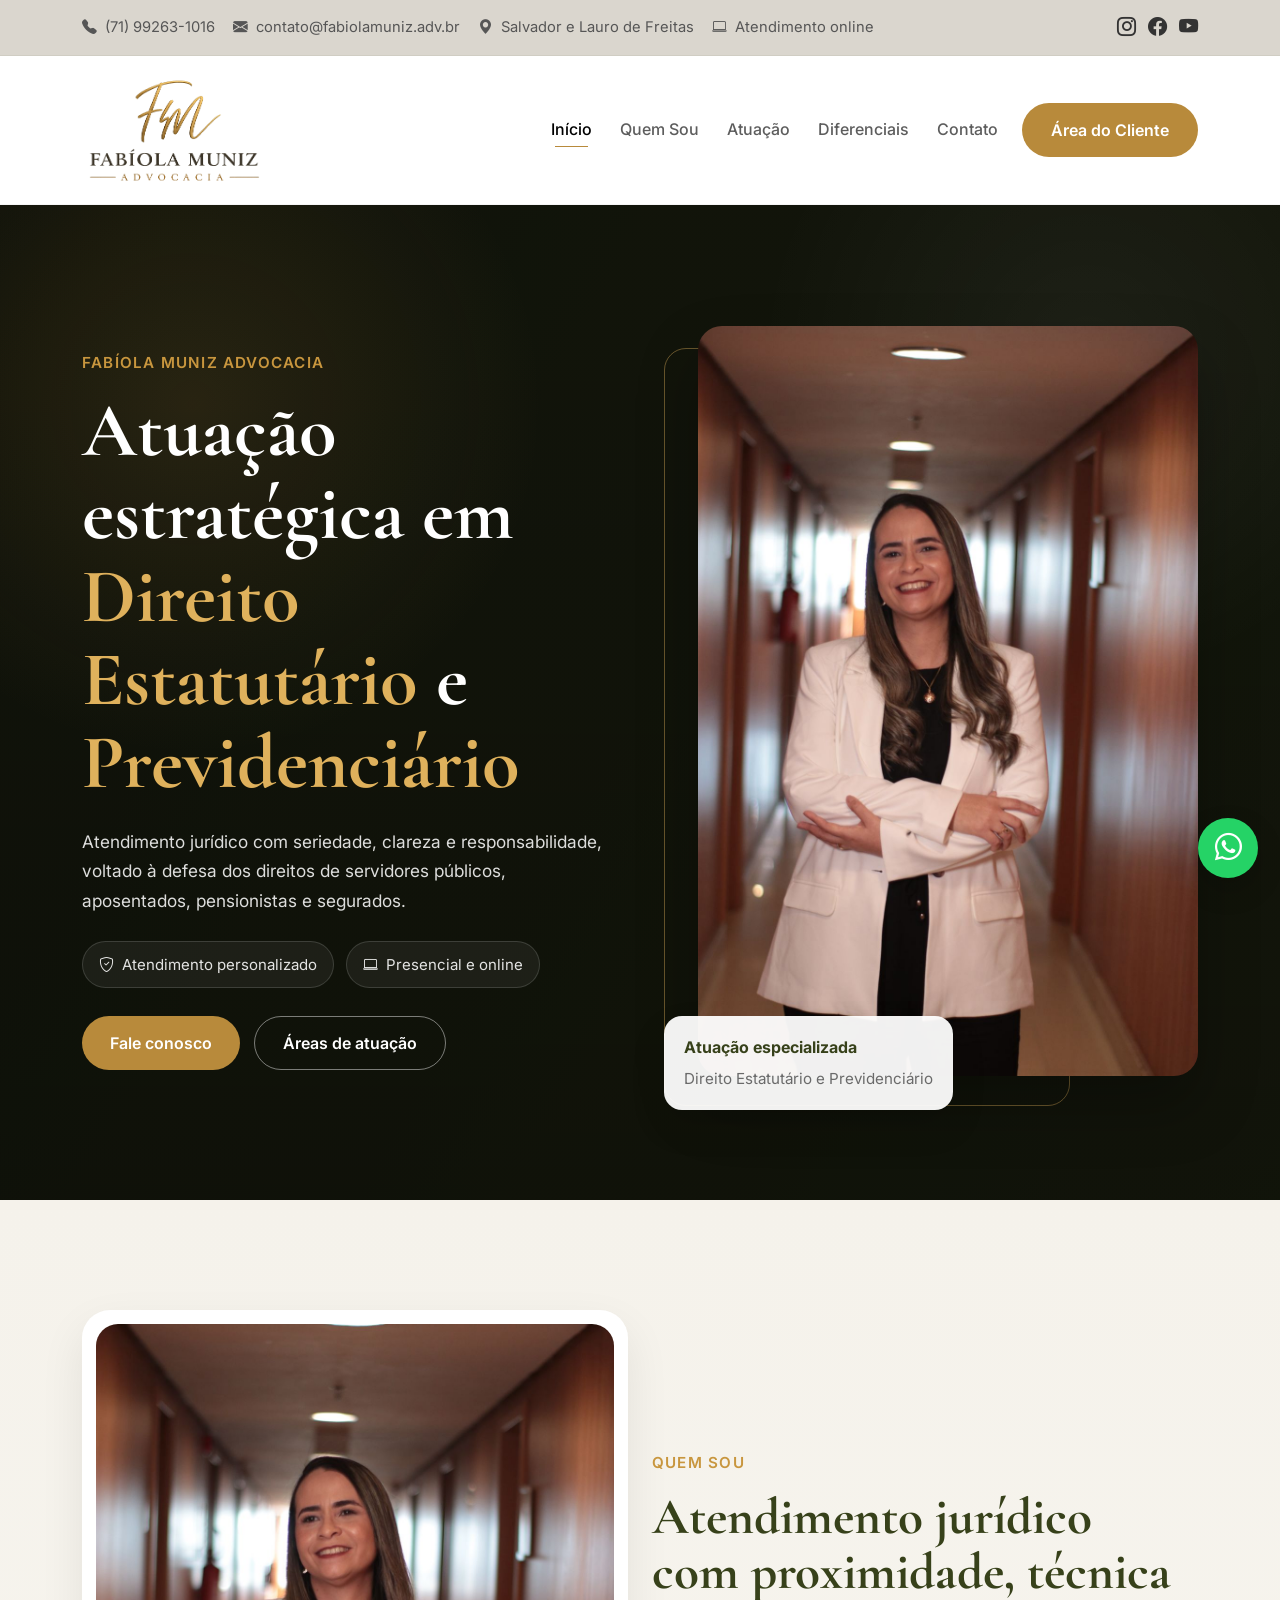
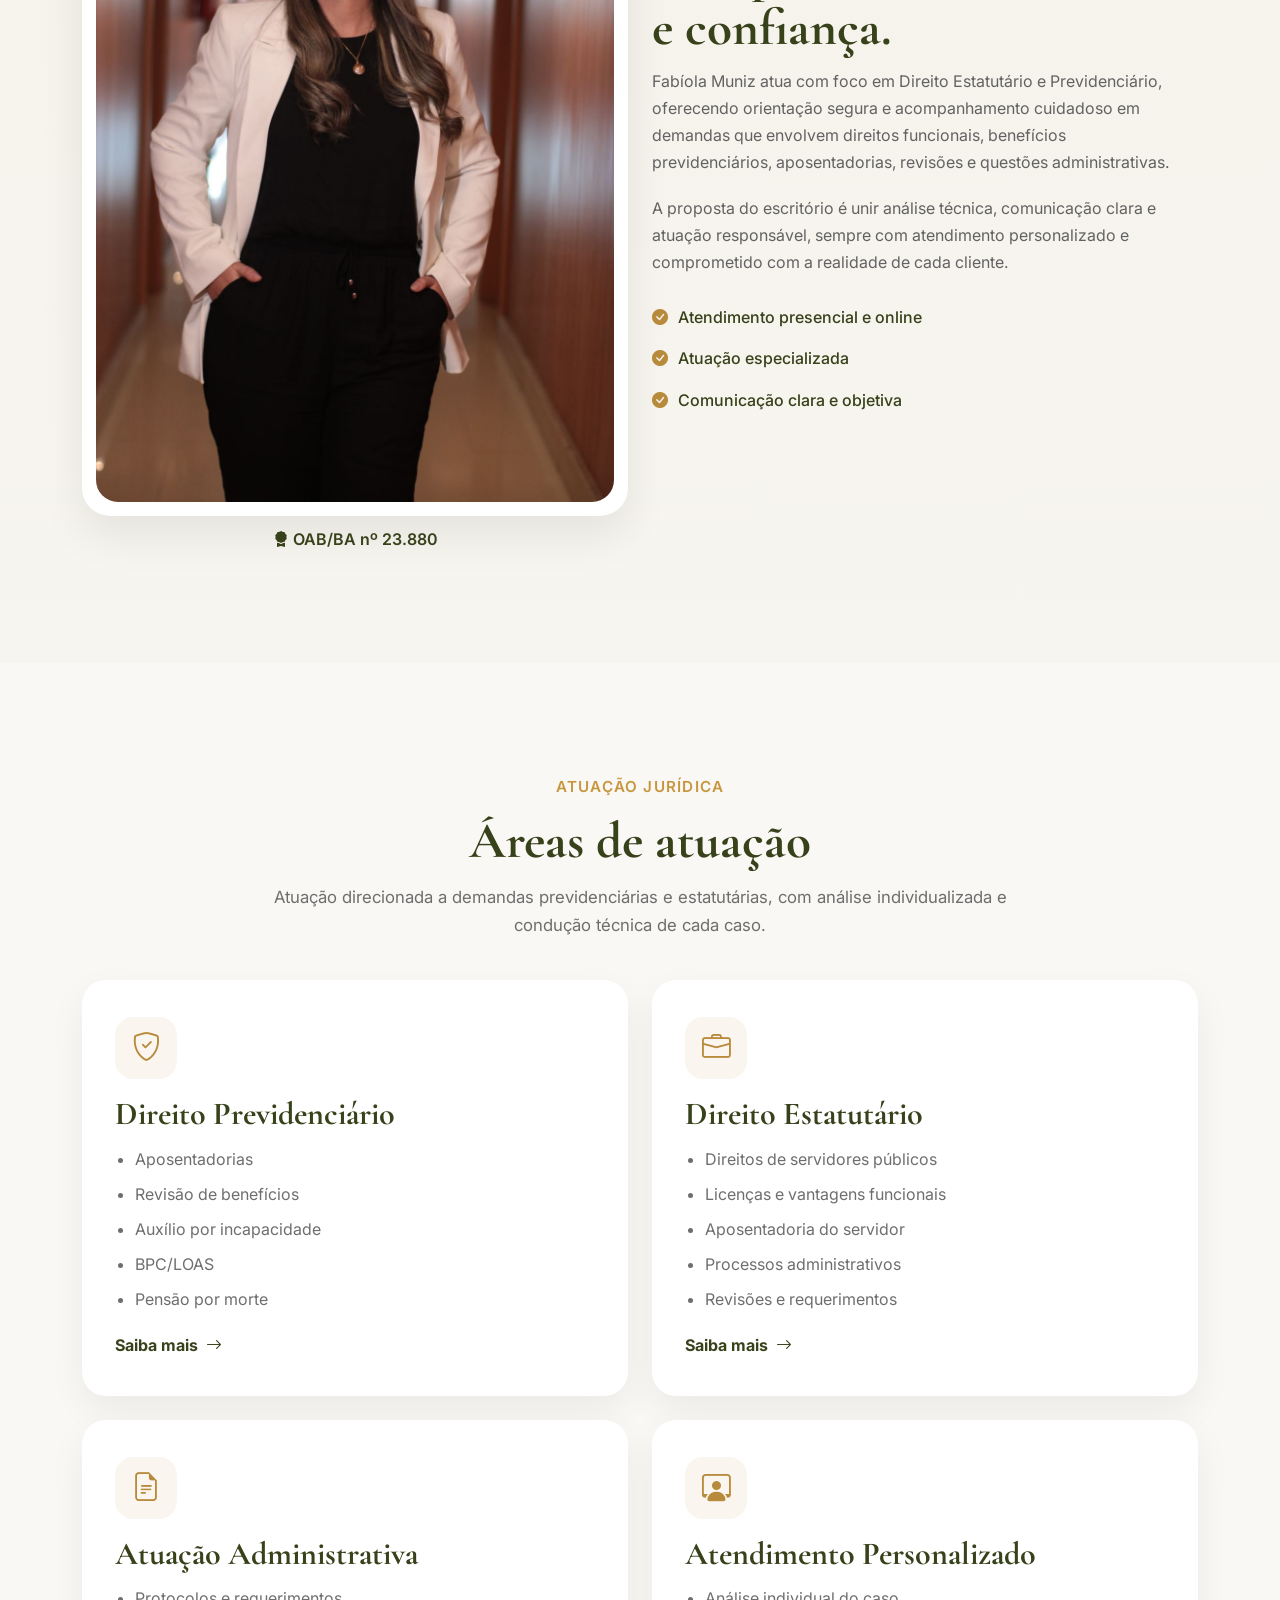
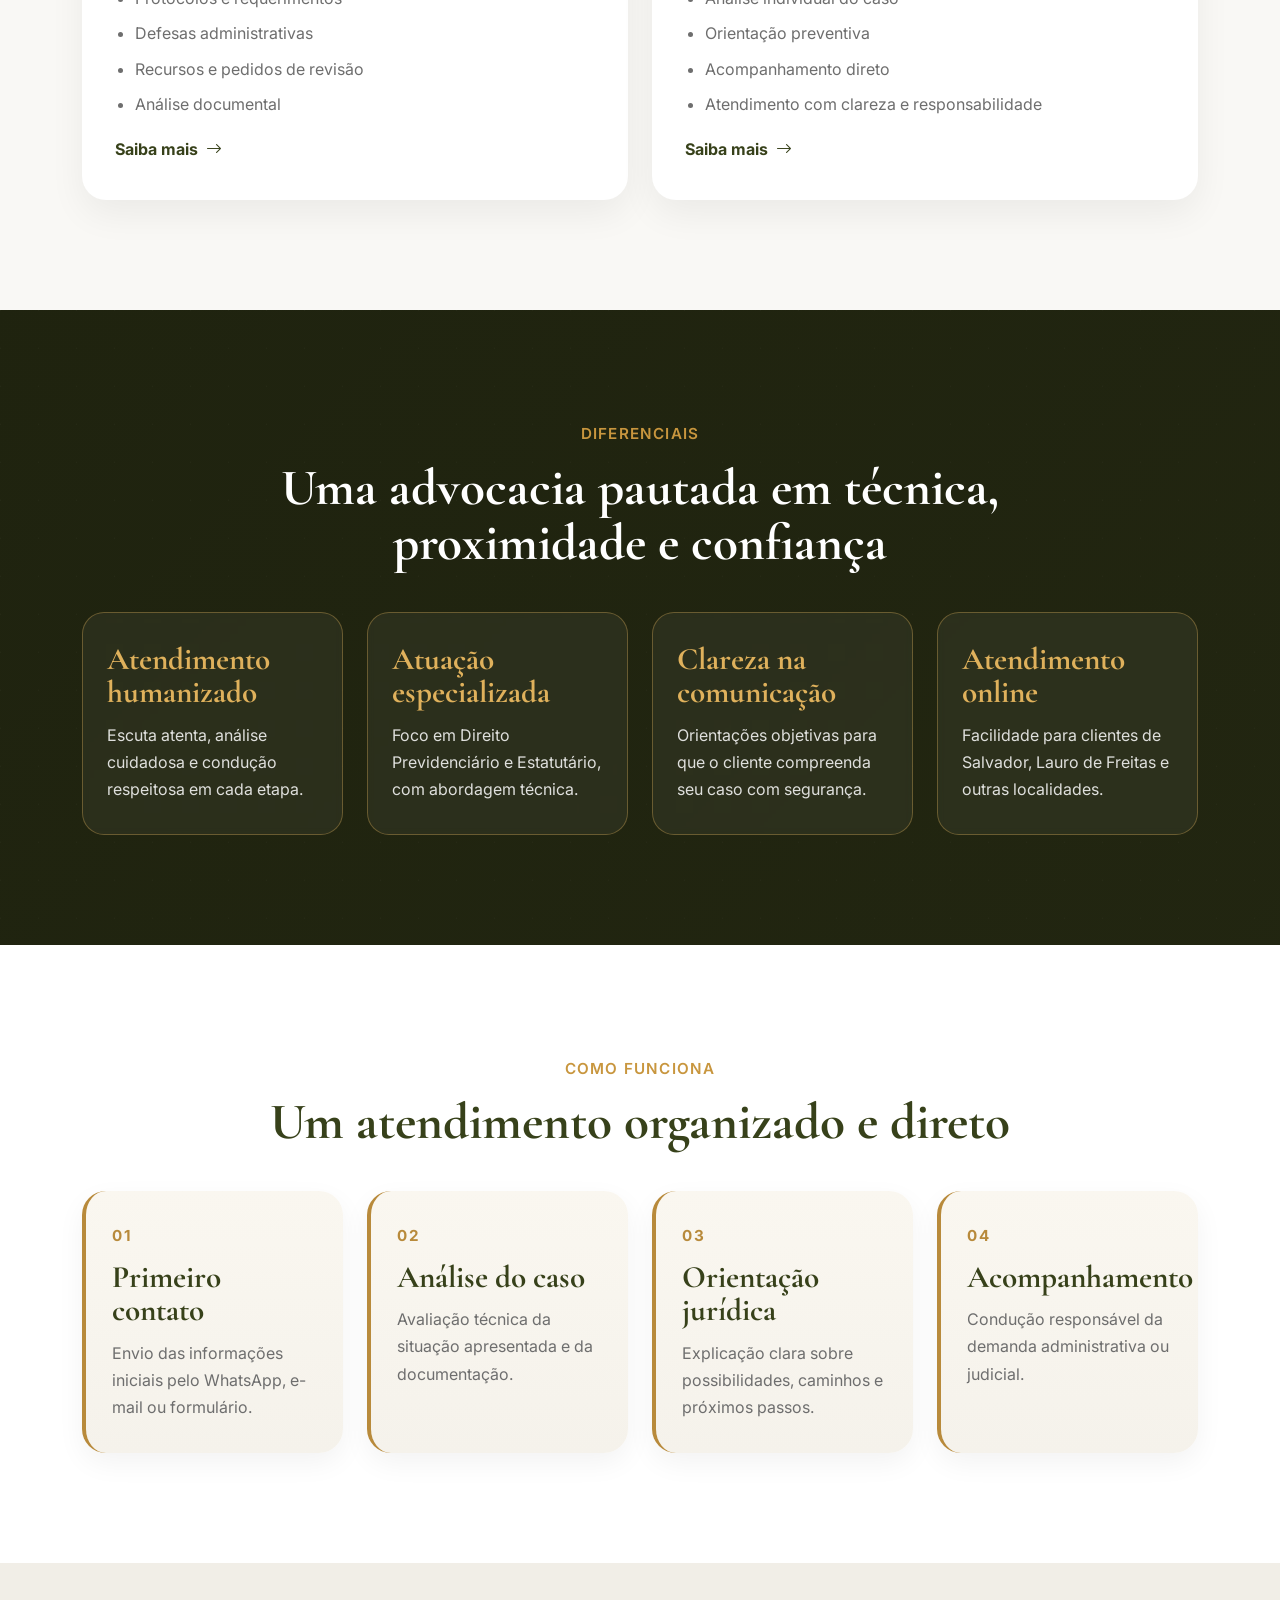
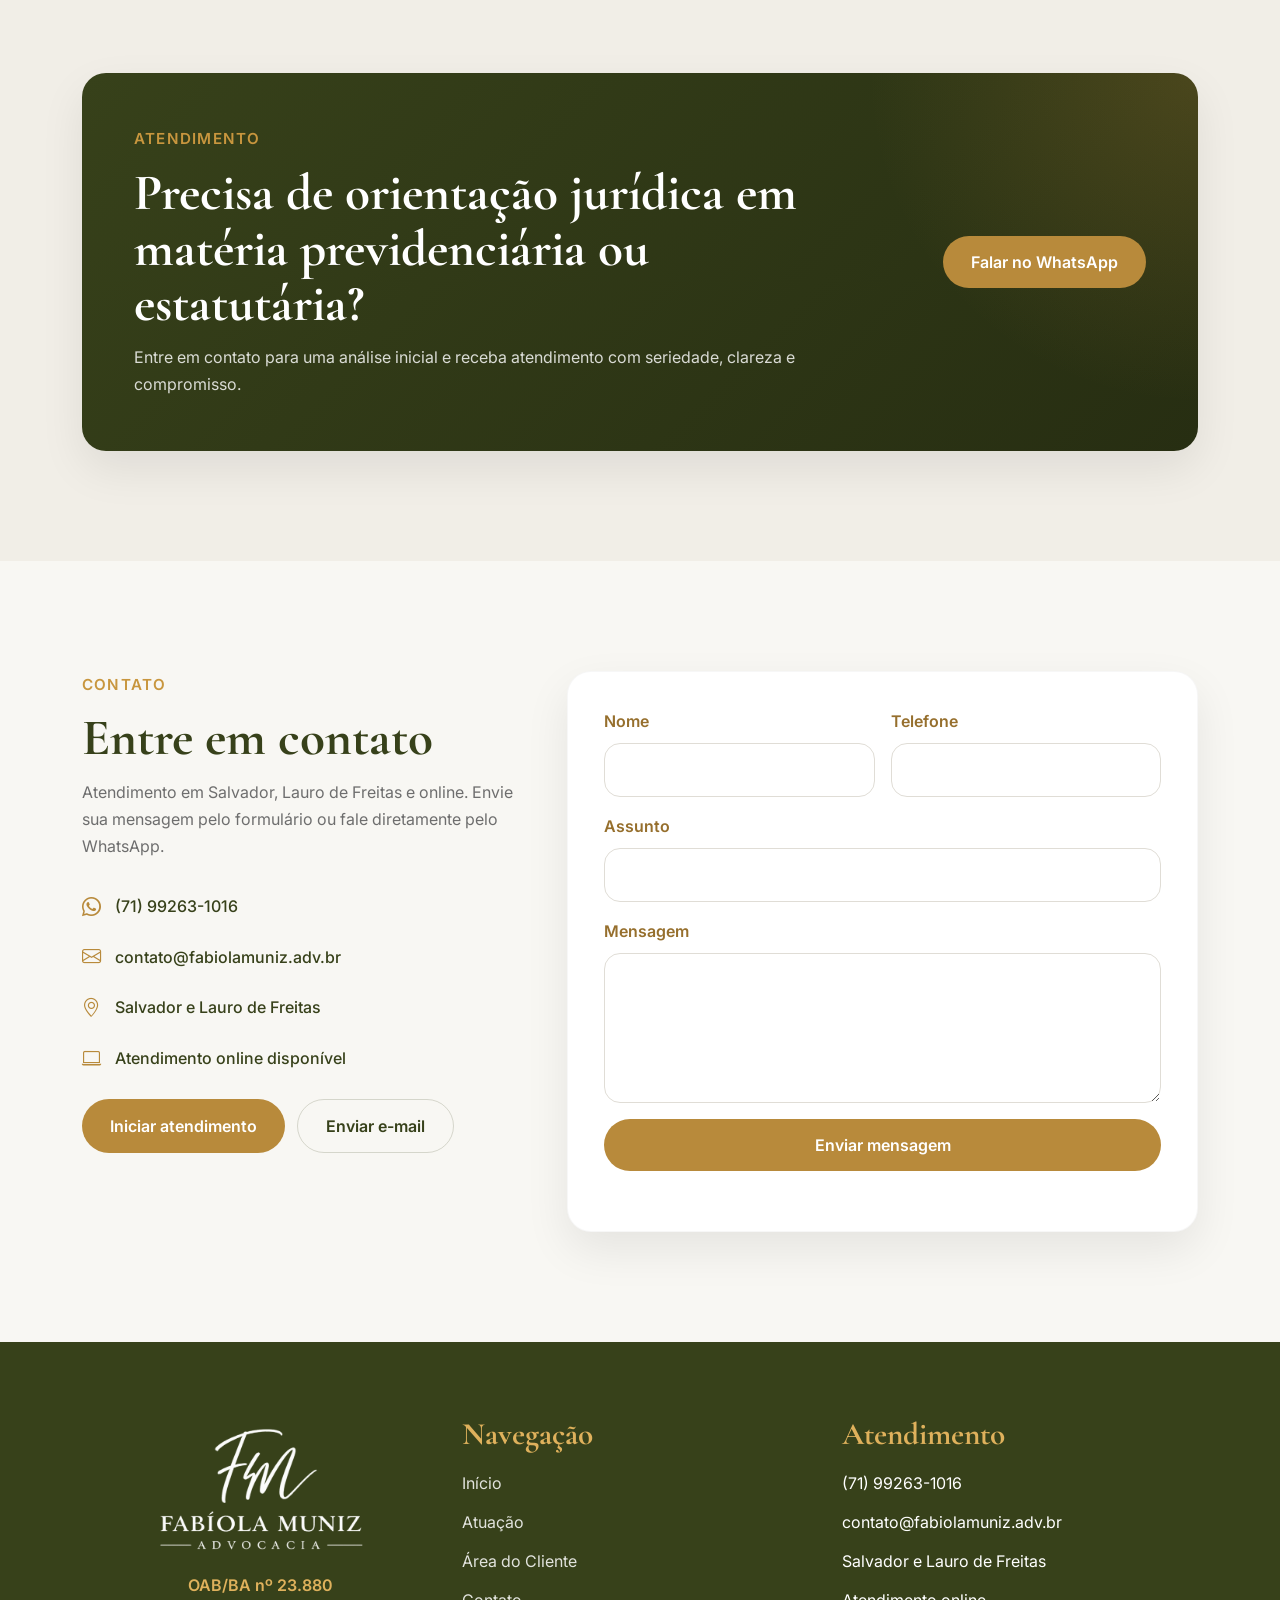
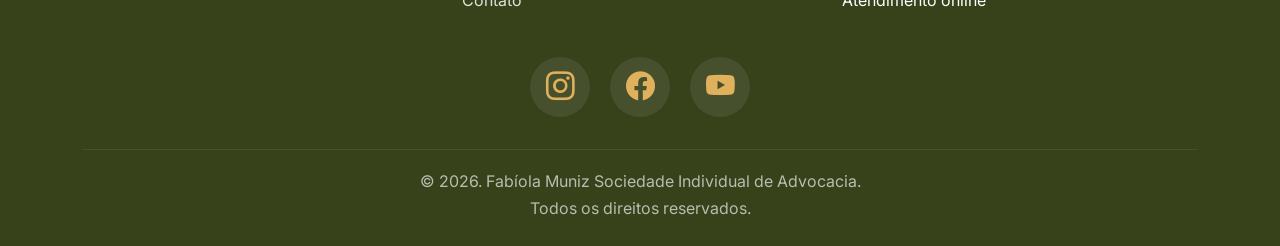
<file: frontend/index.html>
<!DOCTYPE html>
<html lang="pt-BR">
<head>
  <meta charset="UTF-8" />
  <meta name="viewport" content="width=device-width, initial-scale=1.0" />
  
  <title>Fabíola Muniz | Advocacia Previdenciária e Estatutária</title>
  
  <meta name="description" content="Fabíola Muniz - Advocacia especializada em Direito Estatutário e Previdenciário. Atendimento em Salvador, Lauro de Freitas e online." />
  <meta name="keywords" content="advogada, direito previdenciário, direito estatutário, servidor público, aposentadoria, Salvador, Lauro de Freitas" />
  <meta name="author" content="Fabíola Muniz" />

  <link rel="icon" href="./assets/img/favicon_fm.png" type="image/png">

  <link rel="preconnect" href="https://fonts.googleapis.com" />
  <link rel="preconnect" href="https://fonts.gstatic.com" crossorigin />
  <link href="https://fonts.googleapis.com/css2?family=Cormorant+Garamond:wght@500;600;700&family=Inter:wght@300;400;500;600;700&display=swap" rel="stylesheet" />

  <link href="https://cdn.jsdelivr.net/npm/bootstrap@5.3.3/dist/css/bootstrap.min.css" rel="stylesheet" />
  <link rel="stylesheet" href="https://cdn.jsdelivr.net/npm/bootstrap-icons@1.11.3/font/bootstrap-icons.min.css" />
  <link rel="stylesheet" href="./assets/css/index.css" />
</head>
<body data-base="./" data-page="home">

  <div id="site-header"></div>

  <section class="hero-section">
    <div class="hero-overlay"></div>
    <div class="container position-relative">
      <div class="row align-items-center g-5">
        <div class="col-lg-6">
          <div class="hero-text reveal reveal-up">
            <span class="section-kicker">Fabíola Muniz Advocacia</span>
            <h1>
              Atuação estratégica em
              <span>Direito Estatutário</span>
              e <span>Previdenciário</span>
            </h1>
            <p>
              Atendimento jurídico com seriedade, clareza e responsabilidade,
              voltado à defesa dos direitos de servidores públicos, aposentados,
              pensionistas e segurados.
            </p>

            <div class="hero-badges">
              <span><i class="bi bi-shield-check"></i> Atendimento personalizado</span>
              <span><i class="bi bi-laptop"></i> Presencial e online</span>
            </div>

            <div class="hero-buttons">
              <a href="https://wa.me/5571992631016" target="_blank" rel="noopener noreferrer" class="btn btn-gold">
                Fale conosco
              </a>
              <a href="#areas" class="btn btn-outline-light-custom">
                Áreas de atuação
              </a>
            </div>
          </div>
        </div>

        <div class="col-lg-6">
          <div class="hero-image-wrap reveal reveal-right">
            <img src="./assets/img/fabiola-hero.jpg" alt="Advogada Fabíola Muniz" class="hero-image" />
            <div class="hero-card">
              <strong>Atuação especializada</strong>
              <span>Direito Estatutário e Previdenciário</span>
            </div>
          </div>
        </div>
      </div>
    </div>
  </section>

  <section class="section about-section" id="sobre">
    <div class="container">
      <div class="row align-items-center g-4">

        <div class="col-lg-6">
          <div class="about-image-card reveal reveal-left">
            <img src="./assets/img/fabiola-sobre.jpg" alt="Fabíola Muniz" class="about-image" />
          </div>
          <div class="oab-center">
            <i class="bi bi-award-fill"></i> OAB/BA nº 23.880
          </div>
        </div>
        <div class="col-lg-6">
          <div class="about-box reveal reveal-up">
            <span class="section-kicker">Quem Sou</span>
            <h2>Atendimento jurídico com proximidade, técnica e confiança.</h2>
            <p>
              Fabíola Muniz atua com foco em Direito Estatutário e Previdenciário,
              oferecendo orientação segura e acompanhamento cuidadoso em demandas
              que envolvem direitos funcionais, benefícios previdenciários,
              aposentadorias, revisões e questões administrativas.
            </p>
            <p>
              A proposta do escritório é unir análise técnica, comunicação clara
              e atuação responsável, sempre com atendimento personalizado e
              comprometido com a realidade de cada cliente.
            </p>

            <div class="about-highlights">
              <div class="highlight-item">
                <i class="bi bi-check-circle-fill"></i>
                <span>Atendimento presencial e online</span>
              </div>
              <div class="highlight-item">
                <i class="bi bi-check-circle-fill"></i>
                <span>Atuação especializada</span>
              </div>
              <div class="highlight-item">
                <i class="bi bi-check-circle-fill"></i>
                <span>Comunicação clara e objetiva</span>
              </div>
              
            </div>
          </div>
        </div>

        
      </div>
    </div>
  </section>

  <section class="section areas-section" id="areas">
    <div class="container">
      <div class="section-heading text-center reveal reveal-up">
        <span class="section-kicker">Atuação Jurídica</span>
        <h2>Áreas de atuação</h2>
        <p>
          Atuação direcionada a demandas previdenciárias e estatutárias, com
          análise individualizada e condução técnica de cada caso.
        </p>
      </div>

      <div class="row g-4 mt-2">
        <div class="col-md-6">
          <div class="area-card reveal reveal-up">
            <div class="area-icon"><i class="bi bi-shield-check"></i></div>
            <h3>Direito Previdenciário</h3>
            <ul>
              <li>Aposentadorias</li>
              <li>Revisão de benefícios</li>
              <li>Auxílio por incapacidade</li>
              <li>BPC/LOAS</li>
              <li>Pensão por morte</li>
            </ul>
            <a class="area-link" href="./public/direito-previdenciario.html">Saiba mais <i class="bi bi-arrow-right"></i></a>
          </div>
        </div>

        <div class="col-md-6">
          <div class="area-card reveal reveal-up delay-1">
            <div class="area-icon"><i class="bi bi-briefcase"></i></div>
            <h3>Direito Estatutário</h3>
            <ul>
              <li>Direitos de servidores públicos</li>
              <li>Licenças e vantagens funcionais</li>
              <li>Aposentadoria do servidor</li>
              <li>Processos administrativos</li>
              <li>Revisões e requerimentos</li>
            </ul>
            <a class="area-link" href="./public/direito-estatutario.html">Saiba mais <i class="bi bi-arrow-right"></i></a>
          </div>
        </div>

        <div class="col-md-6">
          <div class="area-card reveal reveal-up delay-2">
            <div class="area-icon"><i class="bi bi-file-earmark-text"></i></div>
            <h3>Atuação Administrativa</h3>
            <ul>
              <li>Protocolos e requerimentos</li>
              <li>Defesas administrativas</li>
              <li>Recursos e pedidos de revisão</li>
              <li>Análise documental</li>
            </ul>
            <a class="area-link" href="./public/atuacao-administrativa.html">Saiba mais <i class="bi bi-arrow-right"></i></a>
          </div>
        </div>

        <div class="col-md-6">
          <div class="area-card reveal reveal-up delay-3">
            <div class="area-icon"><i class="bi bi-person-workspace"></i></div>
            <h3>Atendimento Personalizado</h3>
            <ul>
              <li>Análise individual do caso</li>
              <li>Orientação preventiva</li>
              <li>Acompanhamento direto</li>
              <li>Atendimento com clareza e responsabilidade</li>
            </ul>
            <a class="area-link" href="./public/atendimento-personalizado.html">Saiba mais <i class="bi bi-arrow-right"></i></a>
          </div>
        </div>
      </div>
    </div>
  </section>

  <section class="section diferencial-section" id="diferenciais">
    <div class="diferencial-overlay"></div>
    <div class="container position-relative">
      <div class="section-heading section-heading-light text-center reveal reveal-up">
        <span class="section-kicker">Diferenciais</span>
        <h2>Uma advocacia pautada em técnica, proximidade e confiança</h2>
      </div>

      <div class="row g-4 mt-3">
        <div class="col-md-6 col-lg-3">
          <div class="diferencial-card reveal reveal-up">
            <h3>Atendimento humanizado</h3>
            <p>Escuta atenta, análise cuidadosa e condução respeitosa em cada etapa.</p>
          </div>
        </div>

        <div class="col-md-6 col-lg-3">
          <div class="diferencial-card reveal reveal-up delay-1">
            <h3>Atuação especializada</h3>
            <p>Foco em Direito Previdenciário e Estatutário, com abordagem técnica.</p>
          </div>
        </div>

        <div class="col-md-6 col-lg-3">
          <div class="diferencial-card reveal reveal-up delay-2">
            <h3>Clareza na comunicação</h3>
            <p>Orientações objetivas para que o cliente compreenda seu caso com segurança.</p>
          </div>
        </div>

        <div class="col-md-6 col-lg-3">
          <div class="diferencial-card reveal reveal-up delay-3">
            <h3>Atendimento online</h3>
            <p>Facilidade para clientes de Salvador, Lauro de Freitas e outras localidades.</p>
          </div>
        </div>
      </div>
    </div>
  </section>

  <section class="section process-section">
    <div class="container">
      <div class="section-heading text-center reveal reveal-up">
        <span class="section-kicker">Como Funciona</span>
        <h2>Um atendimento organizado e direto</h2>
      </div>

      <div class="row g-4 mt-3">
        <div class="col-md-6 col-lg-3">
          <div class="process-card reveal reveal-up">
            <div class="process-number">01</div>
            <h3>Primeiro contato</h3>
            <p>Envio das informações iniciais pelo WhatsApp, e-mail ou formulário.</p>
          </div>
        </div>

        <div class="col-md-6 col-lg-3">
          <div class="process-card reveal reveal-up delay-1">
            <div class="process-number">02</div>
            <h3>Análise do caso</h3>
            <p>Avaliação técnica da situação apresentada e da documentação.</p>
          </div>
        </div>

        <div class="col-md-6 col-lg-3">
          <div class="process-card reveal reveal-up delay-2">
            <div class="process-number">03</div>
            <h3>Orientação jurídica</h3>
            <p>Explicação clara sobre possibilidades, caminhos e próximos passos.</p>
          </div>
        </div>

        <div class="col-md-6 col-lg-3">
          <div class="process-card reveal reveal-up delay-3">
            <div class="process-number">04</div>
            <h3>Acompanhamento</h3>
            <p>Condução responsável da demanda administrativa ou judicial.</p>
          </div>
        </div>
      </div>
    </div>
  </section>

  <section class="section cta-section">
    <div class="container">
      <div class="cta-box reveal reveal-up">
        <div class="row align-items-center g-4">
          <div class="col-lg-8">
            <span class="section-kicker">Atendimento</span>
            <h2>Precisa de orientação jurídica em matéria previdenciária ou estatutária?</h2>
            <p>
              Entre em contato para uma análise inicial e receba atendimento com
              seriedade, clareza e compromisso.
            </p>
          </div>
          <div class="col-lg-4 text-lg-end">
            <a href="https://wa.me/5571992631016" target="_blank" rel="noopener noreferrer" class="btn btn-gold">
              Falar no WhatsApp
            </a>
          </div>
        </div>
      </div>
    </div>
  </section>

  <section class="section contact-section" id="contato">
    <div class="container">
      <div class="row g-5 align-items-start">
        <div class="col-lg-5 reveal reveal-up">
          <span class="section-kicker">Contato</span>
          <h2>Entre em contato</h2>
          <p>
            Atendimento em Salvador, Lauro de Freitas e online. Envie sua mensagem
            pelo formulário ou fale diretamente pelo WhatsApp.
          </p>

          <div class="contact-list">
            <div class="contact-item">
              <i class="bi bi-whatsapp"></i>
              <span>(71) 99263-1016</span>
            </div>
            <div class="contact-item">
              <i class="bi bi-envelope"></i>
              <span>contato@fabiolamuniz.adv.br</span>
            </div>
            <div class="contact-item">
              <i class="bi bi-geo-alt"></i>
              <span>Salvador e Lauro de Freitas</span>
            </div>
            <div class="contact-item">
              <i class="bi bi-laptop"></i>
              <span>Atendimento online disponível</span>
            </div>
          </div>

          <div class="contact-actions">
            <a href="https://wa.me/5571992631016" target="_blank" rel="noopener noreferrer" class="btn btn-gold mt-4">
              Iniciar atendimento
            </a>
            <a href="mailto:contato@fabiolamuniz.adv.br" class="btn btn-outline-dark-custom mt-4">
              Enviar e-mail
            </a>
          </div>
        </div>

        <div class="col-lg-7 reveal reveal-up delay-1">
          <div class="contact-form-card">
            <form id="contactForm" novalidate>
              <div class="row g-3">
                <div class="col-md-6">
                  <label for="nome" class="form-label">Nome</label>
                  <input type="text" class="form-control" id="nome" name="nome" required />
                  <div class="invalid-feedback">Informe seu nome.</div>
                </div>

                <div class="col-md-6">
                  <label for="telefone" class="form-label">Telefone</label>
                  <input type="tel" class="form-control" id="telefone" name="telefone" required />
                  <div class="invalid-feedback">Informe seu telefone.</div>
                </div>

                <div class="col-12">
                  <label for="assunto" class="form-label">Assunto</label>
                  <input type="text" class="form-control" id="assunto" name="assunto" required />
                  <div class="invalid-feedback">Informe o assunto.</div>
                </div>

                <div class="col-12">
                  <label for="mensagem" class="form-label">Mensagem</label>
                  <textarea class="form-control" id="mensagem" name="mensagem" rows="5" required></textarea>
                  <div class="invalid-feedback">Escreva sua mensagem.</div>
                </div>

                <div class="col-12">
                  <button type="submit" class="btn btn-gold w-100">Enviar mensagem</button>
                </div>

                <div class="col-12">
                  <div id="formStatus" class="form-status"></div>
                </div>
              </div>
            </form>
          </div>
        </div>
      </div>
    </div>
  </section>

  <div id="site-footer"></div>

  <a href="https://wa.me/5571992631016" class="whatsapp-float" target="_blank" rel="noopener noreferrer" aria-label="Falar no WhatsApp">
    <i class="bi bi-whatsapp"></i>
  </a>

  <script src="https://cdn.jsdelivr.net/npm/bootstrap@5.3.3/dist/js/bootstrap.bundle.min.js"></script>
  <script src="./assets/js/layout.js"></script>
  <script src="./assets/js/script.js"></script>
</body>
</html>
</file>
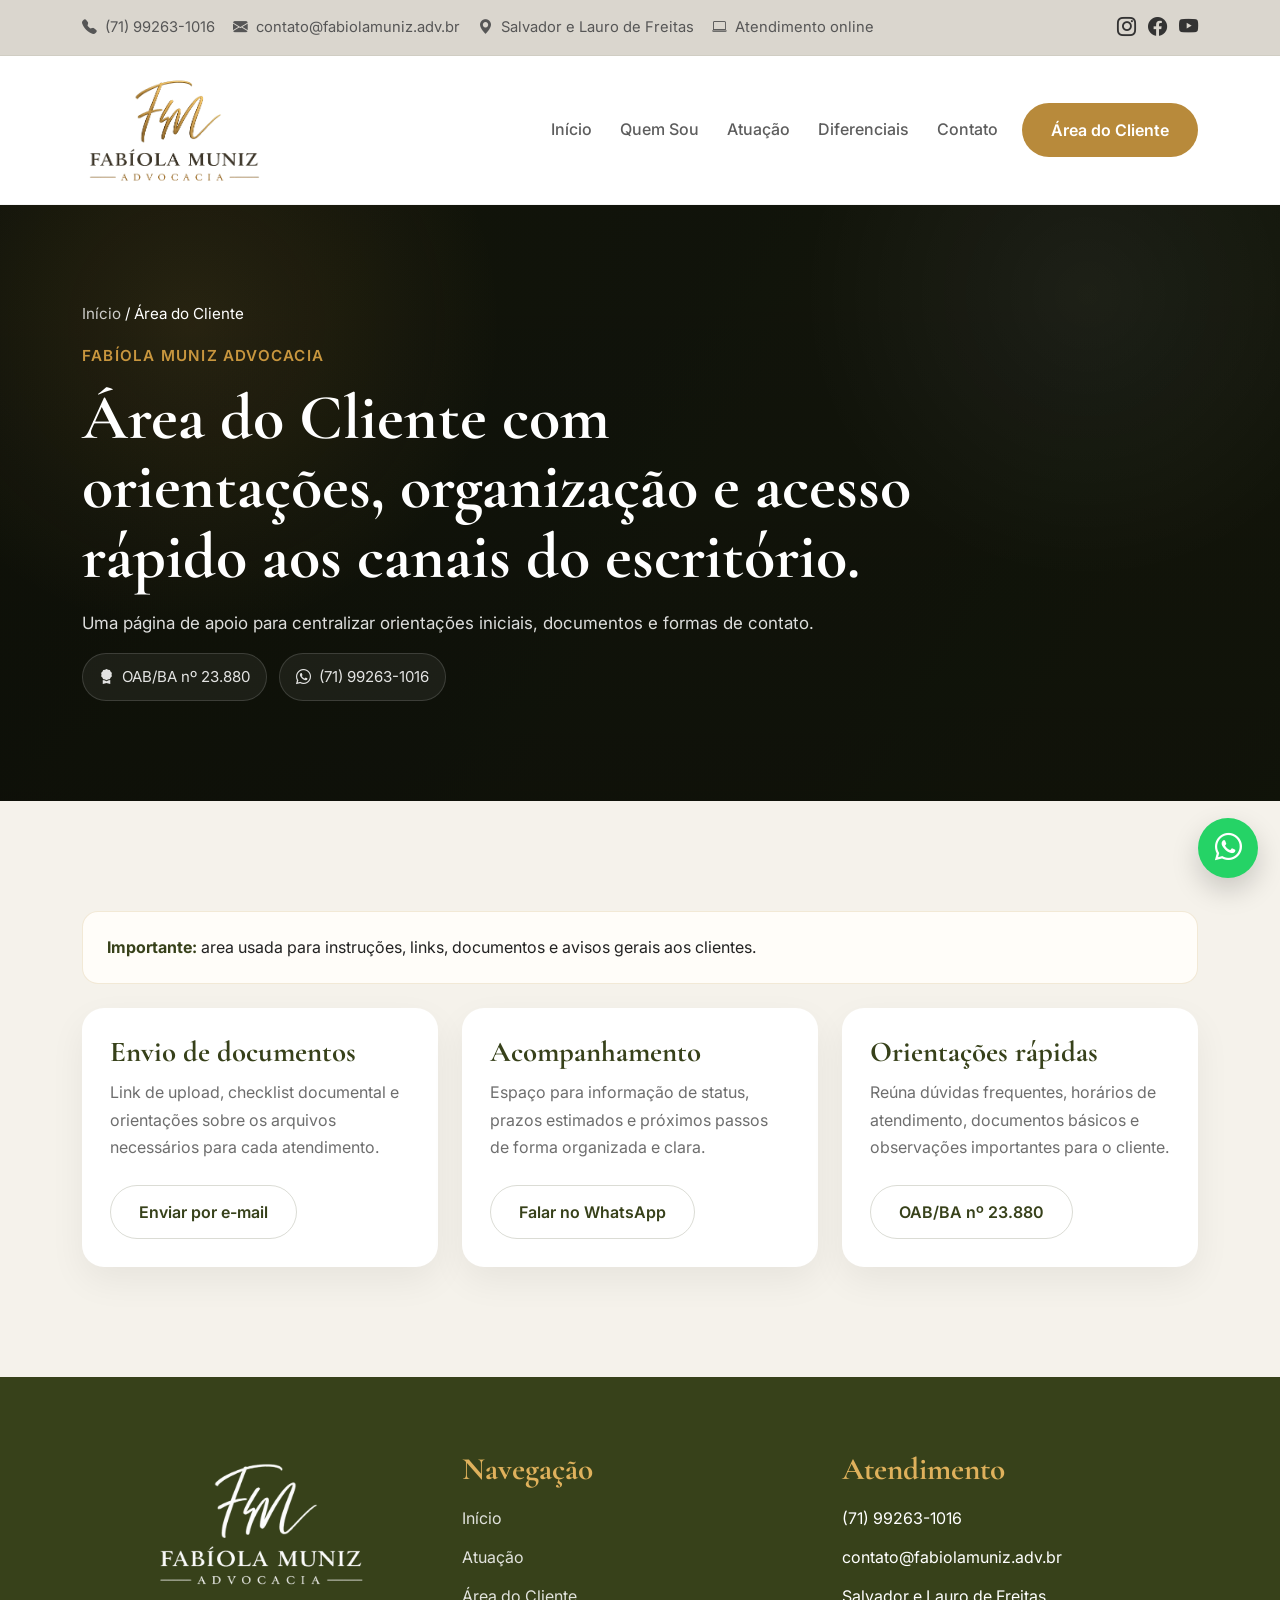
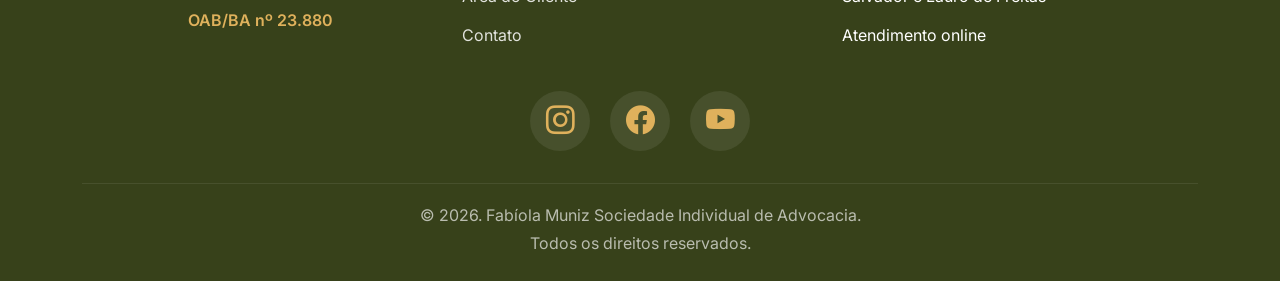
<file: frontend/public/area-cliente.html>
<!DOCTYPE html>
<html lang="pt-BR">
<head>
  <meta charset="UTF-8" />
  <meta name="viewport" content="width=device-width, initial-scale=1.0" />
  <title>Área do Cliente | Fabíola Muniz</title>
  <meta name="description" content="Área do cliente com orientações e canais de atendimento." />
  <link rel="preconnect" href="https://fonts.googleapis.com" />
  <link rel="preconnect" href="https://fonts.gstatic.com" crossorigin />
  <link href="https://fonts.googleapis.com/css2?family=Cormorant+Garamond:wght@500;600;700&family=Inter:wght@300;400;500;600;700&display=swap" rel="stylesheet" />
  <link href="https://cdn.jsdelivr.net/npm/bootstrap@5.3.3/dist/css/bootstrap.min.css" rel="stylesheet" />
  <link rel="stylesheet" href="https://cdn.jsdelivr.net/npm/bootstrap-icons@1.11.3/font/bootstrap-icons.min.css" />
  <link rel="stylesheet" href="../assets/css/index.css" />
</head>
<body data-base="../" data-page="inner">
<div id="site-header"></div>
<section class="page-hero">
  <div class="hero-overlay"></div>
  <div class="container position-relative">
    <div class="page-hero-content reveal reveal-up visible">
      <div class="breadcrumb-nav"><a href="../index.html">Início</a> <span>/</span> <span>Área do Cliente</span></div>
      <span class="section-kicker">Fabíola Muniz Advocacia</span>
      <h1>Área do Cliente com orientações, organização e acesso rápido aos canais do escritório.</h1>
      <p>Uma página de apoio para centralizar orientações iniciais, documentos e formas de contato.</p>
      <div class="hero-badges">
        <span><i class="bi bi-award-fill"></i> OAB/BA nº 23.880</span>
        <span><i class="bi bi-whatsapp"></i> (71) 99263-1016</span>
      </div>
    </div>
  </div>
</section>
<section class="section content-section"><div class="container"><div class="notice-box mb-4 reveal visible"><strong>Importante:</strong> area usada para instruções, links, documentos e avisos gerais aos clientes.</div>
  <div class="portal-grid"><div class="portal-item reveal visible"><h3>Envio de documentos</h3><p>Link de upload, checklist documental e orientações sobre os arquivos necessários para cada atendimento.</p><a class="btn btn-outline-dark-custom mt-2" href="mailto:contato@fabiolamuniz.adv.br">Enviar por e-mail</a></div>
  <div class="portal-item reveal visible"><h3>Acompanhamento</h3><p>Espaço para informação de status, prazos estimados e próximos passos de forma organizada e clara.</p><a class="btn btn-outline-dark-custom mt-2" href="https://wa.me/5571992631016" target="_blank" rel="noopener noreferrer">Falar no WhatsApp</a></div>
  <div class="portal-item reveal visible"><h3>Orientações rápidas</h3><p>Reúna dúvidas frequentes, horários de atendimento, documentos básicos e observações importantes para o cliente.</p><a class="btn btn-outline-dark-custom mt-2" href="https://cna.oab.org.br/" target="_blank" rel="noopener noreferrer">OAB/BA nº 23.880</a></div></div></div></section>
  <!--<section class="section"><div class="container"><div class="row g-4"><div class="col-lg-8"><div class="content-card reveal visible"><h2>Como usar esta página</h2><ul><li>Inserir links reais de documentos, formulários ou pastas compartilhadas</li><li>Publicar avisos e orientações iniciais</li><li>Organizar o envio de informações pelo cliente</li><li>Manter comunicação centralizada com identidade visual consistente</li></ul><p>Se depois você quiser, esta área também pode receber acesso restrito, integração com Google Drive, formulários ou links para acompanhamento.</p></div></div><div class="col-lg-4"><div class="split-card reveal visible"><h3>Contato direto</h3><div class="quick-contact"><a href="https://wa.me/5571992631016" target="_blank" rel="noopener noreferrer"><i class="bi bi-whatsapp"></i> (71) 99263-1016</a><a href="mailto:contato@fabiolamuniz.adv.br"><i class="bi bi-envelope"></i> contato@fabiolamuniz.adv.br</a><span><i class="bi bi-award-fill"></i> OAB/BA nº 23.880</span></div></div></div></div></div></section>-->
<div id="site-footer"></div>
<a href="https://wa.me/5571992631016" class="whatsapp-float" target="_blank" rel="noopener noreferrer" aria-label="Falar no WhatsApp"><i class="bi bi-whatsapp"></i></a>
<script src="https://cdn.jsdelivr.net/npm/bootstrap@5.3.3/dist/js/bootstrap.bundle.min.js"></script>
<script src="../assets/js/layout.js"></script>
  <script src="../assets/js/script.js"></script>
</body>
</html>
</file>
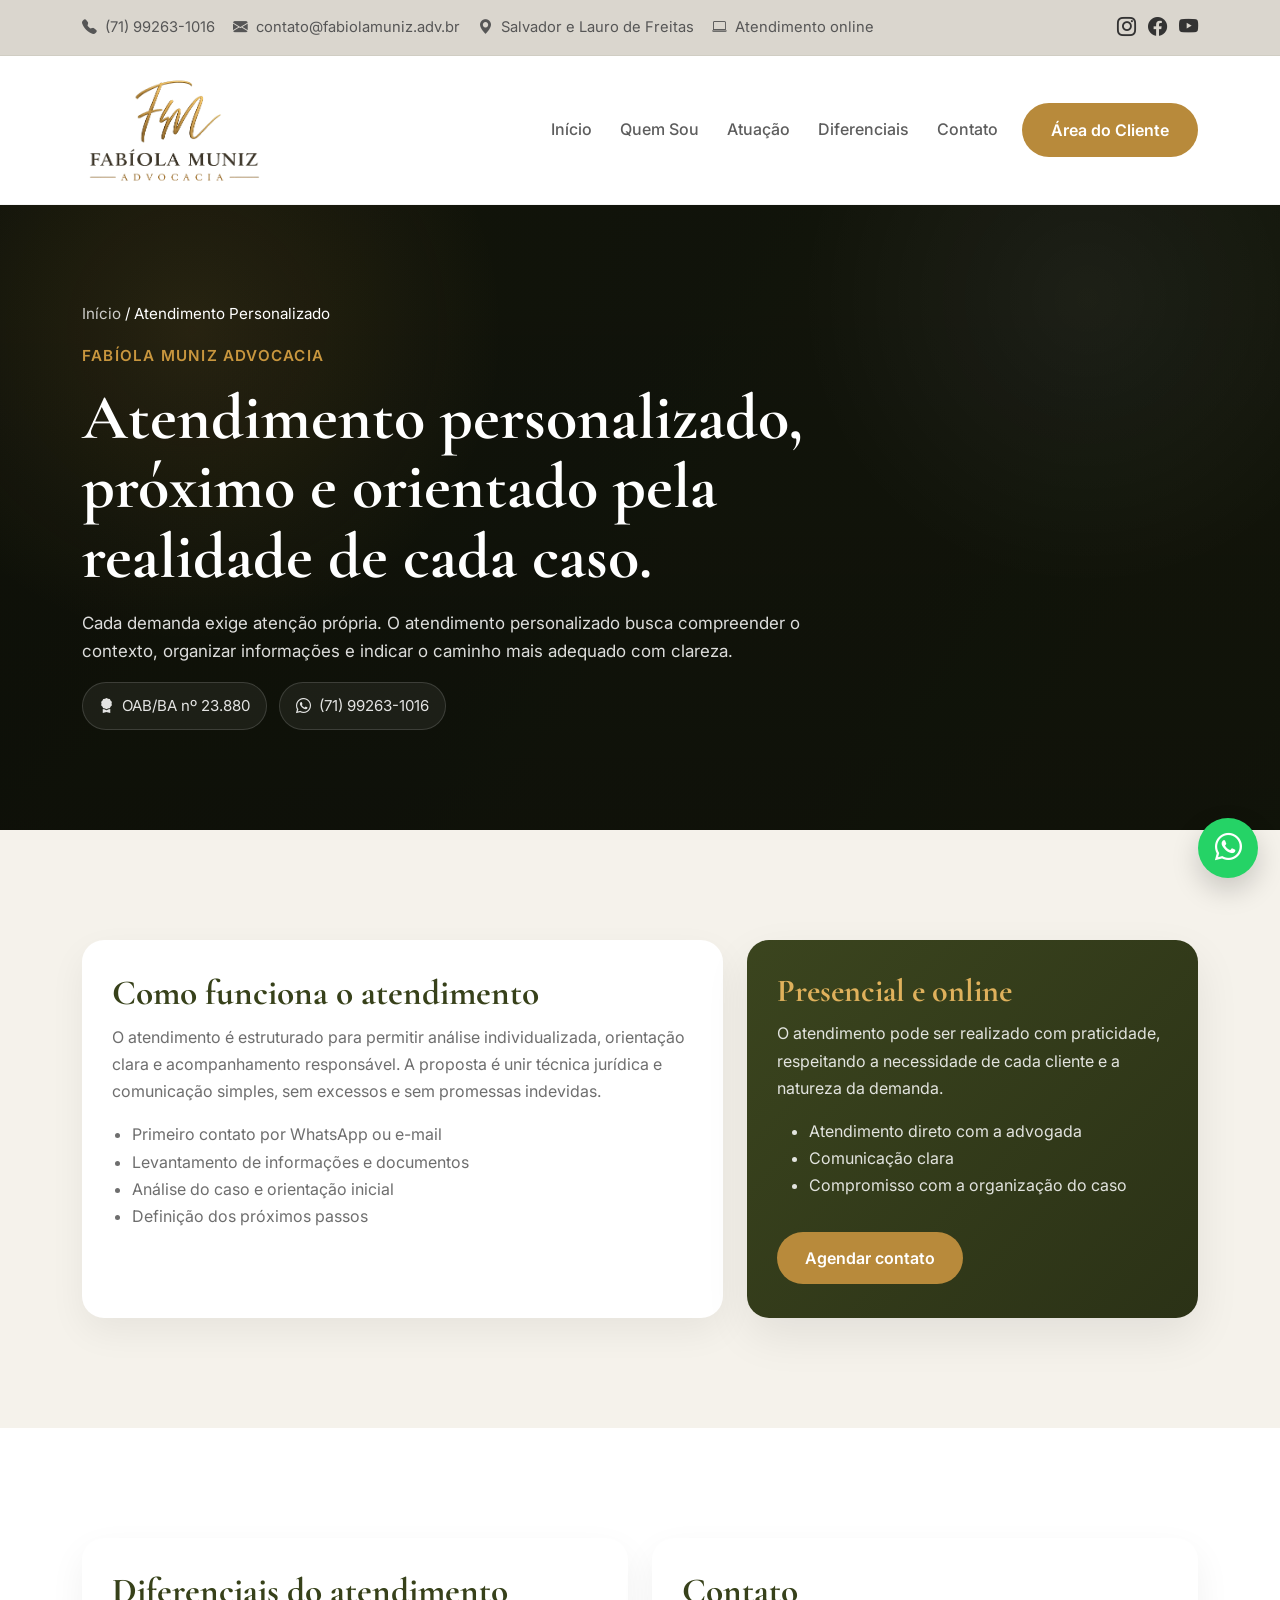
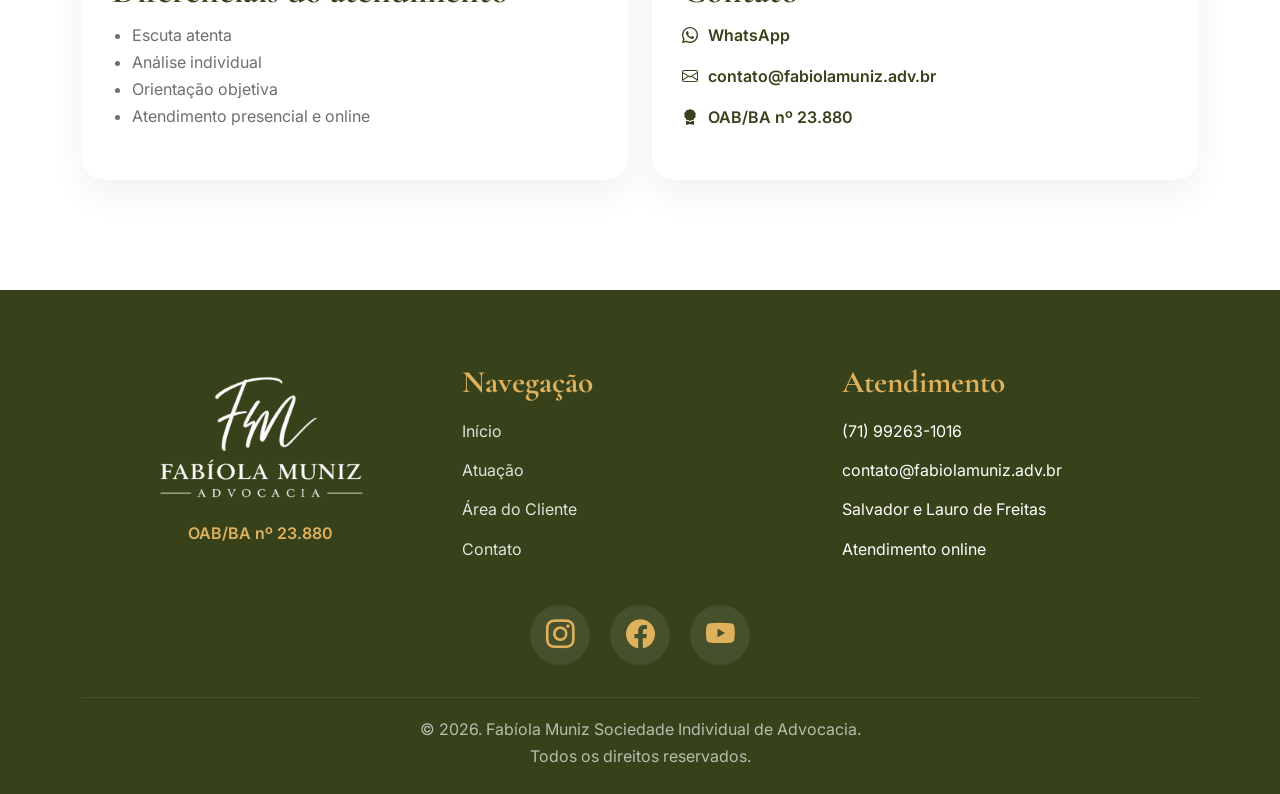
<file: frontend/public/atendimento-personalizado.html>
<!DOCTYPE html>
<html lang="pt-BR">
<head>
  <meta charset="UTF-8" />
  <meta name="viewport" content="width=device-width, initial-scale=1.0" />
  <title>Atendimento Personalizado | Fabíola Muniz</title>
  <meta name="description" content="Atendimento personalizado com análise individual do caso." />
  <link rel="preconnect" href="https://fonts.googleapis.com" />
  <link rel="preconnect" href="https://fonts.gstatic.com" crossorigin />
  <link href="https://fonts.googleapis.com/css2?family=Cormorant+Garamond:wght@500;600;700&family=Inter:wght@300;400;500;600;700&display=swap" rel="stylesheet" />
  <link href="https://cdn.jsdelivr.net/npm/bootstrap@5.3.3/dist/css/bootstrap.min.css" rel="stylesheet" />
  <link rel="stylesheet" href="https://cdn.jsdelivr.net/npm/bootstrap-icons@1.11.3/font/bootstrap-icons.min.css" />
  <link rel="stylesheet" href="../assets/css/index.css" />
</head>
<body data-base="../" data-page="inner">
<div id="site-header"></div>
<section class="page-hero">
  <div class="hero-overlay"></div>
  <div class="container position-relative">
    <div class="page-hero-content reveal reveal-up visible">
      <div class="breadcrumb-nav"><a href="../index.html">Início</a> <span>/</span> <span>Atendimento Personalizado</span></div>
      <span class="section-kicker">Fabíola Muniz Advocacia</span>
      <h1>Atendimento personalizado, próximo e orientado pela realidade de cada caso.</h1>
      <p>Cada demanda exige atenção própria. O atendimento personalizado busca compreender o contexto, organizar informações e indicar o caminho mais adequado com clareza.</p>
      <div class="hero-badges">
        <span><i class="bi bi-award-fill"></i> OAB/BA nº 23.880</span>
        <span><i class="bi bi-whatsapp"></i> (71) 99263-1016</span>
      </div>
    </div>
  </div>
</section>
<section class="section content-section"><div class="container"><div class="row g-4"><div class="col-lg-7"><div class="content-card reveal visible"><h2>Como funciona o atendimento</h2><p>O atendimento é estruturado para permitir análise individualizada, orientação clara e acompanhamento responsável. A proposta é unir técnica jurídica e comunicação simples, sem excessos e sem promessas indevidas.</p><ul><li>Primeiro contato por WhatsApp ou e-mail</li><li>Levantamento de informações e documentos</li><li>Análise do caso e orientação inicial</li><li>Definição dos próximos passos</li></ul></div></div><div class="col-lg-5"><div class="split-card reveal visible"><h3>Presencial e online</h3><p>O atendimento pode ser realizado com praticidade, respeitando a necessidade de cada cliente e a natureza da demanda.</p><ul><li>Atendimento direto com a advogada</li><li>Comunicação clara</li><li>Compromisso com a organização do caso</li></ul><a class="btn btn-gold mt-3" href="https://wa.me/5571992631016" target="_blank" rel="noopener noreferrer">Agendar contato</a></div></div></div></div></section><section class="section"><div class="container"><div class="row g-4"><div class="col-md-6"><div class="info-card reveal visible"><h3>Diferenciais do atendimento</h3><ul><li>Escuta atenta</li><li>Análise individual</li><li>Orientação objetiva</li><li>Atendimento presencial e online</li></ul></div></div><div class="col-md-6"><div class="info-card reveal visible"><h3>Contato</h3><div class="quick-contact"><a href="https://wa.me/5571992631016" target="_blank" rel="noopener noreferrer"><i class="bi bi-whatsapp"></i> WhatsApp</a><a href="mailto:contato@fabiolamuniz.adv.br"><i class="bi bi-envelope"></i> contato@fabiolamuniz.adv.br</a><span><i class="bi bi-award-fill"></i> OAB/BA nº 23.880</span></div></div></div></div></div></section>
<div id="site-footer"></div>
<a href="https://wa.me/5571992631016" class="whatsapp-float" target="_blank" rel="noopener noreferrer" aria-label="Falar no WhatsApp"><i class="bi bi-whatsapp"></i></a>
<script src="https://cdn.jsdelivr.net/npm/bootstrap@5.3.3/dist/js/bootstrap.bundle.min.js"></script>
<script src="../assets/js/layout.js"></script>
  <script src="../assets/js/script.js"></script>
</body>
</html>
</file>
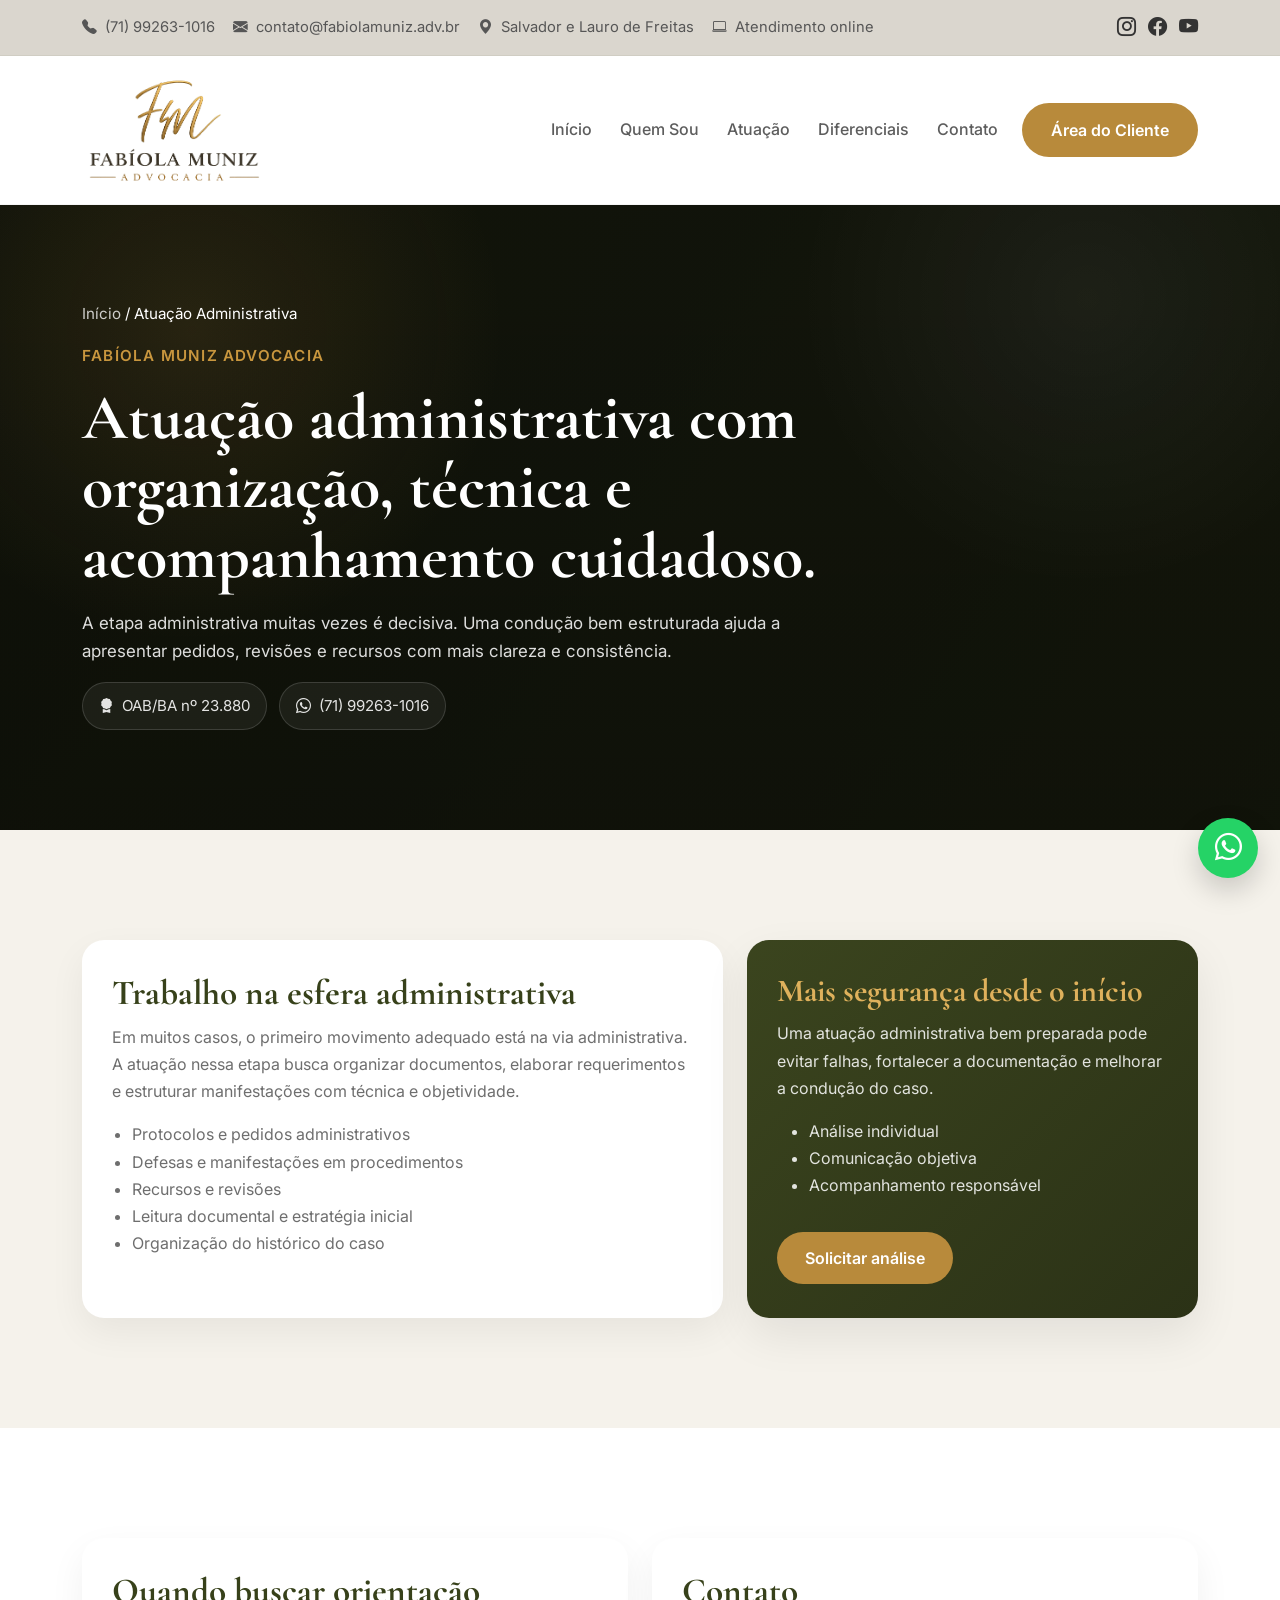
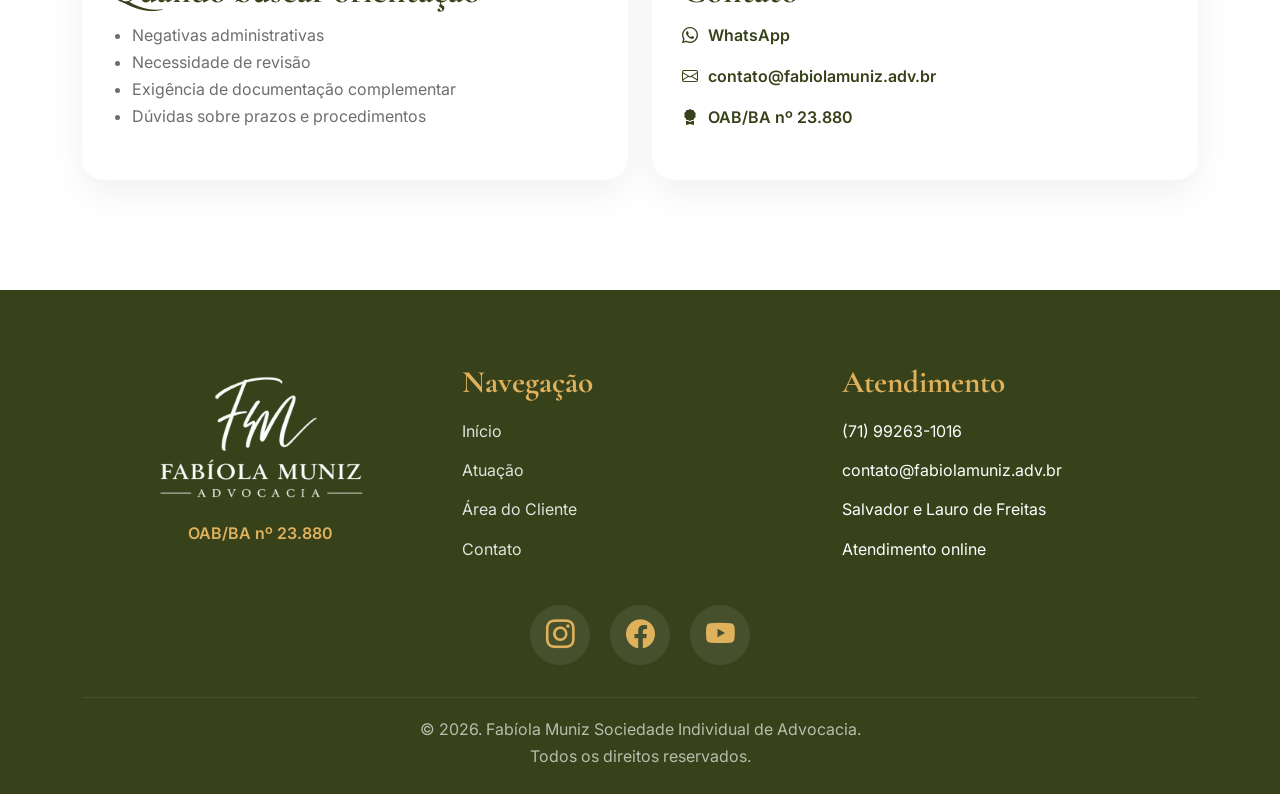
<file: frontend/public/atuacao-administrativa.html>
<!DOCTYPE html>
<html lang="pt-BR">
<head>
  <meta charset="UTF-8" />
  <meta name="viewport" content="width=device-width, initial-scale=1.0" />
  <title>Atuação Administrativa | Fabíola Muniz</title>
  <meta name="description" content="Atuação administrativa com análise documental e requerimentos." />
  <link rel="preconnect" href="https://fonts.googleapis.com" />
  <link rel="preconnect" href="https://fonts.gstatic.com" crossorigin />
  <link href="https://fonts.googleapis.com/css2?family=Cormorant+Garamond:wght@500;600;700&family=Inter:wght@300;400;500;600;700&display=swap" rel="stylesheet" />
  <link href="https://cdn.jsdelivr.net/npm/bootstrap@5.3.3/dist/css/bootstrap.min.css" rel="stylesheet" />
  <link rel="stylesheet" href="https://cdn.jsdelivr.net/npm/bootstrap-icons@1.11.3/font/bootstrap-icons.min.css" />
  <link rel="stylesheet" href="../assets/css/index.css" />
</head>
<body data-base="../" data-page="inner">
<div id="site-header"></div>
<section class="page-hero">
  <div class="hero-overlay"></div>
  <div class="container position-relative">
    <div class="page-hero-content reveal reveal-up visible">
      <div class="breadcrumb-nav"><a href="../index.html">Início</a> <span>/</span> <span>Atuação Administrativa</span></div>
      <span class="section-kicker">Fabíola Muniz Advocacia</span>
      <h1>Atuação administrativa com organização, técnica e acompanhamento cuidadoso.</h1>
      <p>A etapa administrativa muitas vezes é decisiva. Uma condução bem estruturada ajuda a apresentar pedidos, revisões e recursos com mais clareza e consistência.</p>
      <div class="hero-badges">
        <span><i class="bi bi-award-fill"></i> OAB/BA nº 23.880</span>
        <span><i class="bi bi-whatsapp"></i> (71) 99263-1016</span>
      </div>
    </div>
  </div>
</section>
<section class="section content-section"><div class="container"><div class="row g-4"><div class="col-lg-7"><div class="content-card reveal visible"><h2>Trabalho na esfera administrativa</h2><p>Em muitos casos, o primeiro movimento adequado está na via administrativa. A atuação nessa etapa busca organizar documentos, elaborar requerimentos e estruturar manifestações com técnica e objetividade.</p><ul><li>Protocolos e pedidos administrativos</li><li>Defesas e manifestações em procedimentos</li><li>Recursos e revisões</li><li>Leitura documental e estratégia inicial</li><li>Organização do histórico do caso</li></ul></div></div><div class="col-lg-5"><div class="split-card reveal visible"><h3>Mais segurança desde o início</h3><p>Uma atuação administrativa bem preparada pode evitar falhas, fortalecer a documentação e melhorar a condução do caso.</p><ul><li>Análise individual</li><li>Comunicação objetiva</li><li>Acompanhamento responsável</li></ul><a class="btn btn-gold mt-3" href="https://wa.me/5571992631016" target="_blank" rel="noopener noreferrer">Solicitar análise</a></div></div></div></div></section><section class="section"><div class="container"><div class="row g-4"><div class="col-md-6"><div class="info-card reveal visible"><h3>Quando buscar orientação</h3><ul><li>Negativas administrativas</li><li>Necessidade de revisão</li><li>Exigência de documentação complementar</li><li>Dúvidas sobre prazos e procedimentos</li></ul></div></div><div class="col-md-6"><div class="info-card reveal visible"><h3>Contato</h3><div class="quick-contact"><a href="https://wa.me/5571992631016" target="_blank" rel="noopener noreferrer"><i class="bi bi-whatsapp"></i> WhatsApp</a><a href="mailto:contato@fabiolamuniz.adv.br"><i class="bi bi-envelope"></i> contato@fabiolamuniz.adv.br</a><span><i class="bi bi-award-fill"></i> OAB/BA nº 23.880</span></div></div></div></div></div></section>
<div id="site-footer"></div>
<a href="https://wa.me/5571992631016" class="whatsapp-float" target="_blank" rel="noopener noreferrer" aria-label="Falar no WhatsApp"><i class="bi bi-whatsapp"></i></a>
<script src="https://cdn.jsdelivr.net/npm/bootstrap@5.3.3/dist/js/bootstrap.bundle.min.js"></script>
<script src="../assets/js/layout.js"></script>
  <script src="../assets/js/script.js"></script>
</body>
</html>
</file>
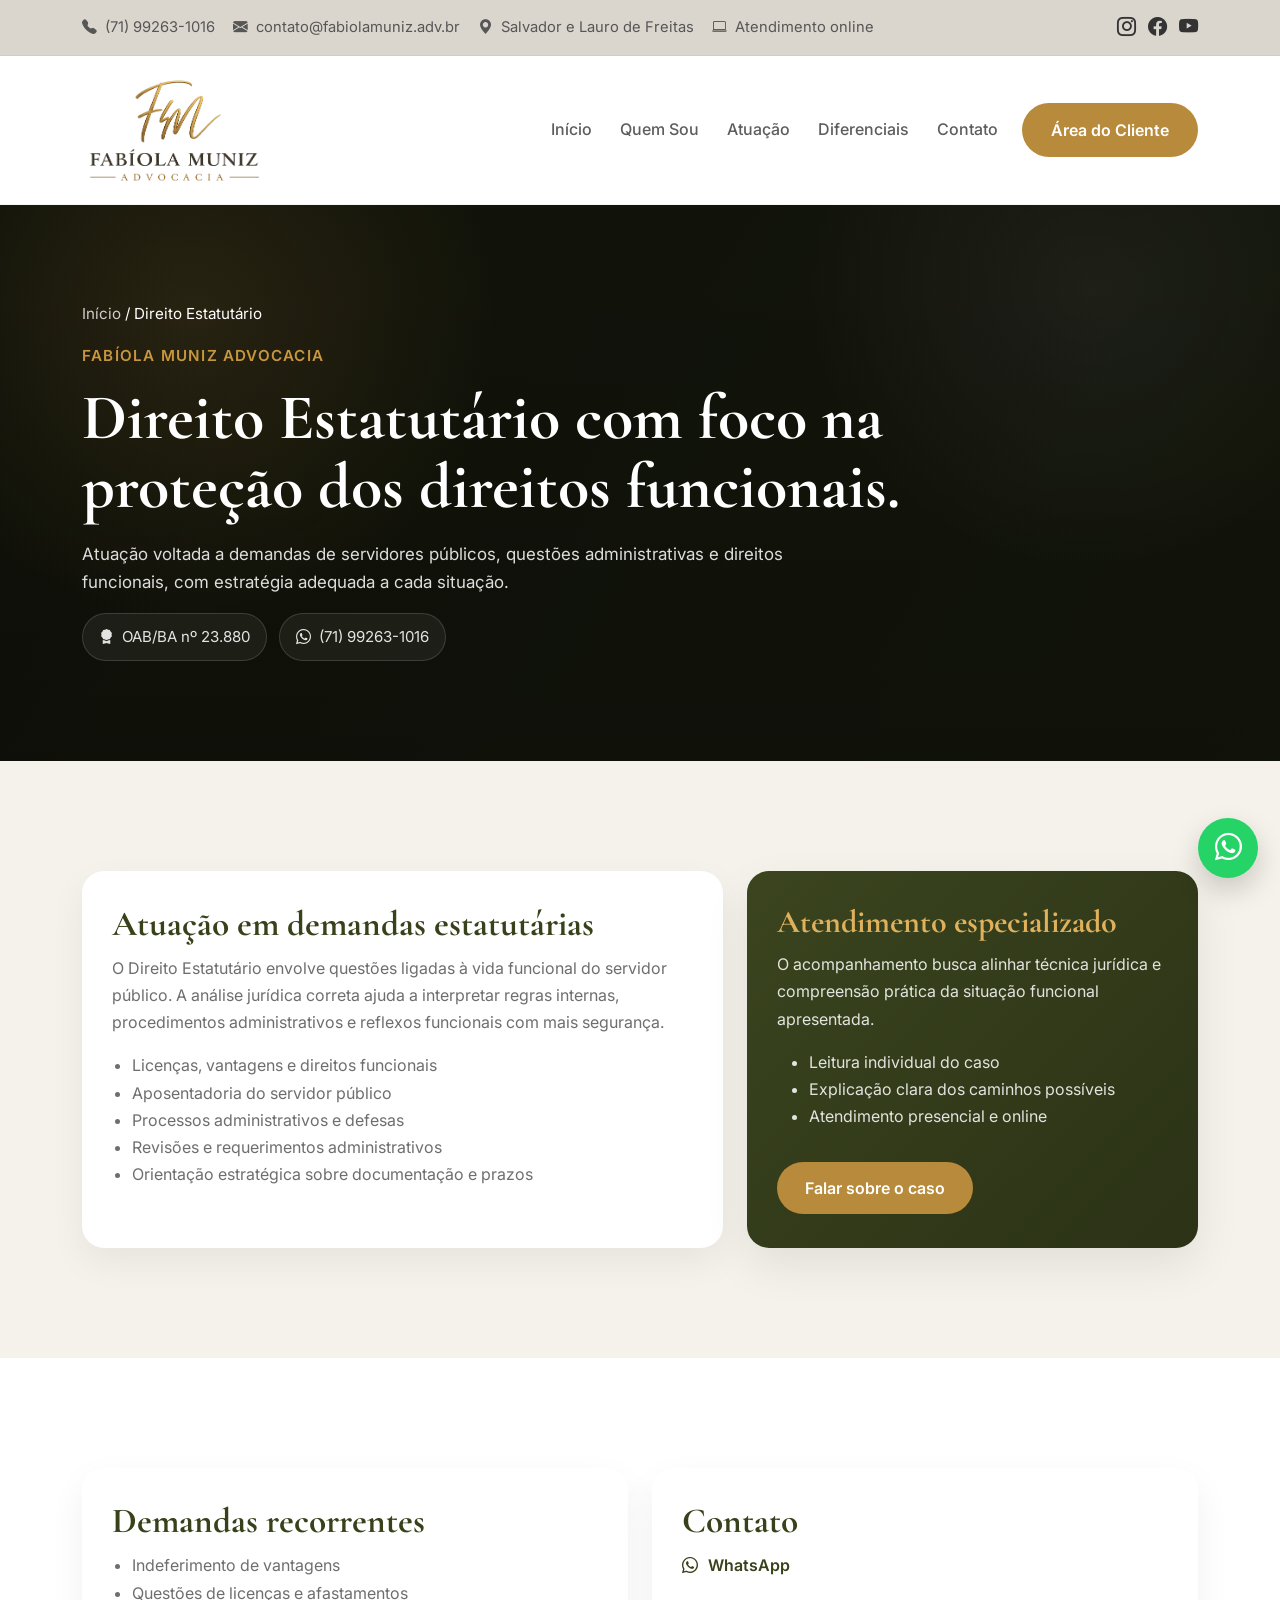
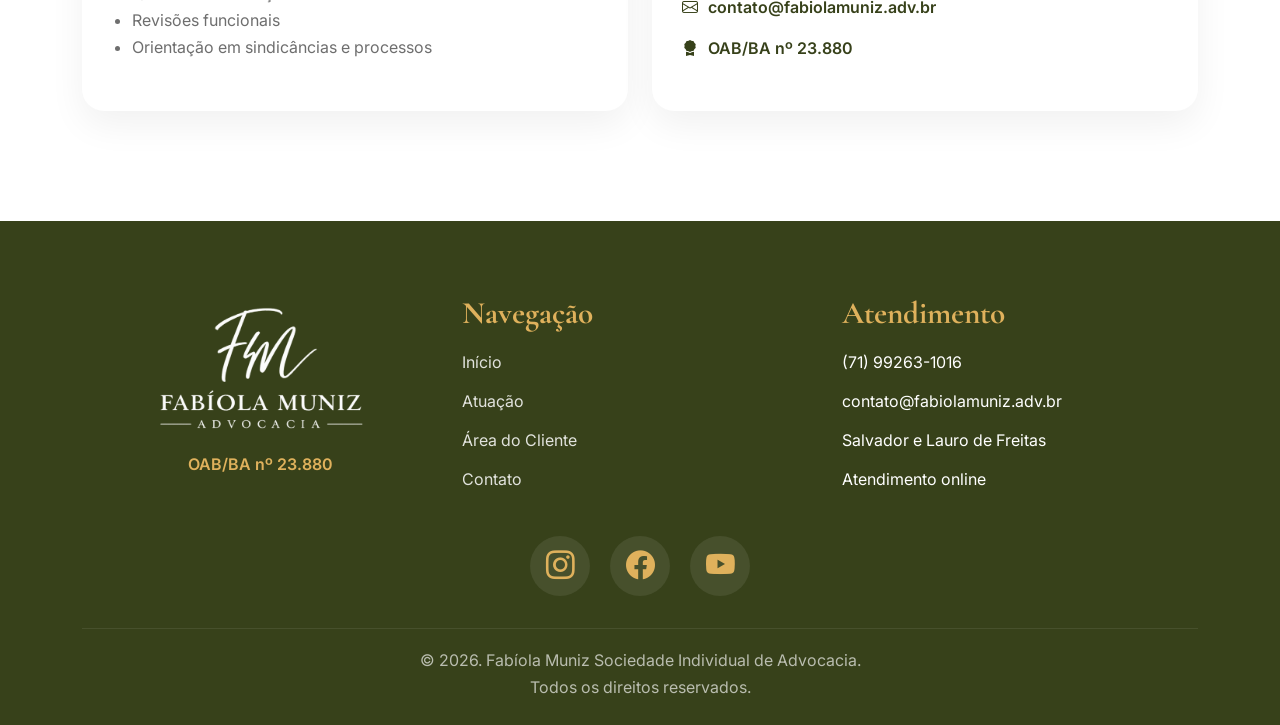
<file: frontend/public/direito-estatutario.html>
<!DOCTYPE html>
<html lang="pt-BR">
<head>
  <meta charset="UTF-8" />
  <meta name="viewport" content="width=device-width, initial-scale=1.0" />
  <title>Direito Estatutário | Fabíola Muniz</title>
  <meta name="description" content="Atuação em Direito Estatutário para servidores públicos." />
  <link rel="preconnect" href="https://fonts.googleapis.com" />
  <link rel="preconnect" href="https://fonts.gstatic.com" crossorigin />
  <link href="https://fonts.googleapis.com/css2?family=Cormorant+Garamond:wght@500;600;700&family=Inter:wght@300;400;500;600;700&display=swap" rel="stylesheet" />
  <link href="https://cdn.jsdelivr.net/npm/bootstrap@5.3.3/dist/css/bootstrap.min.css" rel="stylesheet" />
  <link rel="stylesheet" href="https://cdn.jsdelivr.net/npm/bootstrap-icons@1.11.3/font/bootstrap-icons.min.css" />
  <link rel="stylesheet" href="../assets/css/index.css" />
</head>
<body data-base="../" data-page="inner">
<div id="site-header"></div>
<section class="page-hero">
  <div class="hero-overlay"></div>
  <div class="container position-relative">
    <div class="page-hero-content reveal reveal-up visible">
      <div class="breadcrumb-nav"><a href="../index.html">Início</a> <span>/</span> <span>Direito Estatutário</span></div>
      <span class="section-kicker">Fabíola Muniz Advocacia</span>
      <h1>Direito Estatutário com foco na proteção dos direitos funcionais.</h1>
      <p>Atuação voltada a demandas de servidores públicos, questões administrativas e direitos funcionais, com estratégia adequada a cada situação.</p>
      <div class="hero-badges">
        <span><i class="bi bi-award-fill"></i> OAB/BA nº 23.880</span>
        <span><i class="bi bi-whatsapp"></i> (71) 99263-1016</span>
      </div>
    </div>
  </div>
</section>
<section class="section content-section"><div class="container"><div class="row g-4"><div class="col-lg-7"><div class="content-card reveal visible"><h2>Atuação em demandas estatutárias</h2><p>O Direito Estatutário envolve questões ligadas à vida funcional do servidor público. A análise jurídica correta ajuda a interpretar regras internas, procedimentos administrativos e reflexos funcionais com mais segurança.</p><ul><li>Licenças, vantagens e direitos funcionais</li><li>Aposentadoria do servidor público</li><li>Processos administrativos e defesas</li><li>Revisões e requerimentos administrativos</li><li>Orientação estratégica sobre documentação e prazos</li></ul></div></div><div class="col-lg-5"><div class="split-card reveal visible"><h3>Atendimento especializado</h3><p>O acompanhamento busca alinhar técnica jurídica e compreensão prática da situação funcional apresentada.</p><ul><li>Leitura individual do caso</li><li>Explicação clara dos caminhos possíveis</li><li>Atendimento presencial e online</li></ul><a class="btn btn-gold mt-3" href="https://wa.me/5571992631016" target="_blank" rel="noopener noreferrer">Falar sobre o caso</a></div></div></div></div></section><section class="section"><div class="container"><div class="row g-4"><div class="col-md-6"><div class="info-card reveal visible"><h3>Demandas recorrentes</h3><ul><li>Indeferimento de vantagens</li><li>Questões de licenças e afastamentos</li><li>Revisões funcionais</li><li>Orientação em sindicâncias e processos</li></ul></div></div><div class="col-md-6"><div class="info-card reveal visible"><h3>Contato</h3><div class="quick-contact"><a href="https://wa.me/5571992631016" target="_blank" rel="noopener noreferrer"><i class="bi bi-whatsapp"></i> WhatsApp</a><a href="mailto:contato@fabiolamuniz.adv.br"><i class="bi bi-envelope"></i> contato@fabiolamuniz.adv.br</a><span><i class="bi bi-award-fill"></i> OAB/BA nº 23.880</span></div></div></div></div></div></section>
<div id="site-footer"></div>
<a href="https://wa.me/5571992631016" class="whatsapp-float" target="_blank" rel="noopener noreferrer" aria-label="Falar no WhatsApp"><i class="bi bi-whatsapp"></i></a>
<script src="https://cdn.jsdelivr.net/npm/bootstrap@5.3.3/dist/js/bootstrap.bundle.min.js"></script>
<script src="../assets/js/layout.js"></script>
  <script src="../assets/js/script.js"></script>
</body>
</html>
</file>
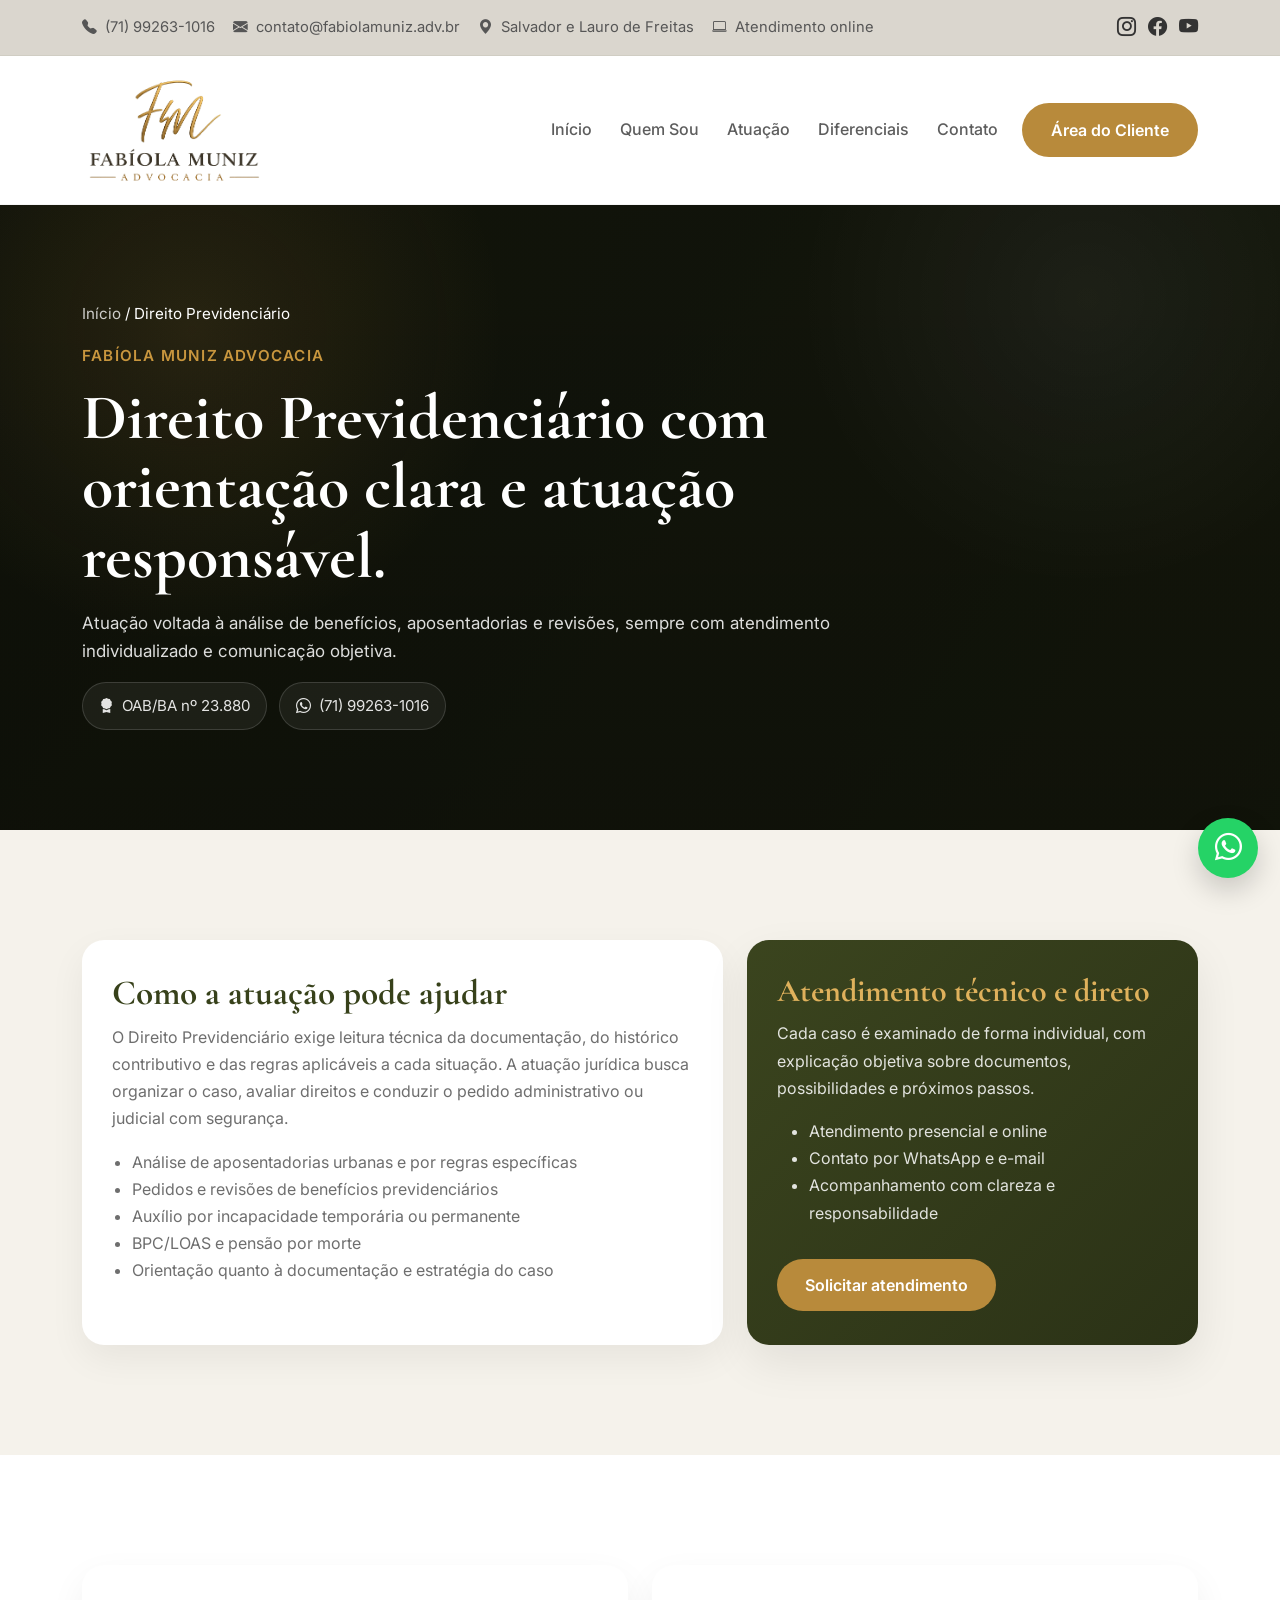
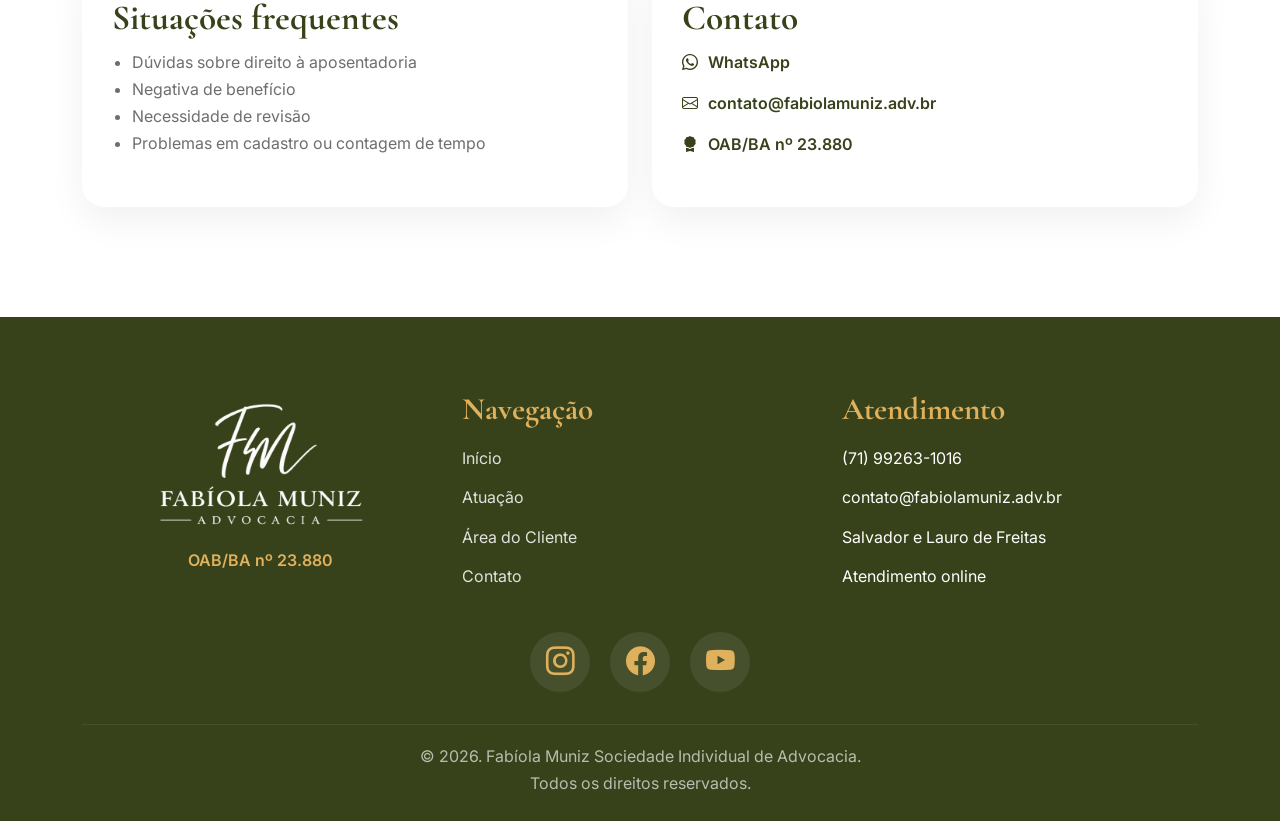
<file: frontend/public/direito-previdenciario.html>
<!DOCTYPE html>
<html lang="pt-BR">
<head>
  <meta charset="UTF-8" />
  <meta name="viewport" content="width=device-width, initial-scale=1.0" />
  <title>Direito Previdenciário | Fabíola Muniz</title>
  <meta name="description" content="Atuação em Direito Previdenciário com atendimento técnico e personalizado." />
  <link rel="preconnect" href="https://fonts.googleapis.com" />
  <link rel="preconnect" href="https://fonts.gstatic.com" crossorigin />
  <link href="https://fonts.googleapis.com/css2?family=Cormorant+Garamond:wght@500;600;700&family=Inter:wght@300;400;500;600;700&display=swap" rel="stylesheet" />
  <link href="https://cdn.jsdelivr.net/npm/bootstrap@5.3.3/dist/css/bootstrap.min.css" rel="stylesheet" />
  <link rel="stylesheet" href="https://cdn.jsdelivr.net/npm/bootstrap-icons@1.11.3/font/bootstrap-icons.min.css" />
  <link rel="stylesheet" href="../assets/css/index.css" />
</head>
<body data-base="../" data-page="inner">
<div id="site-header"></div>
<section class="page-hero">
  <div class="hero-overlay"></div>
  <div class="container position-relative">
    <div class="page-hero-content reveal reveal-up visible">
      <div class="breadcrumb-nav"><a href="../index.html">Início</a> <span>/</span> <span>Direito Previdenciário</span></div>
      <span class="section-kicker">Fabíola Muniz Advocacia</span>
      <h1>Direito Previdenciário com orientação clara e atuação responsável.</h1>
      <p>Atuação voltada à análise de benefícios, aposentadorias e revisões, sempre com atendimento individualizado e comunicação objetiva.</p>
      <div class="hero-badges">
        <span><i class="bi bi-award-fill"></i> OAB/BA nº 23.880</span>
        <span><i class="bi bi-whatsapp"></i> (71) 99263-1016</span>
      </div>
    </div>
  </div>
</section>
<section class="section content-section"><div class="container"><div class="row g-4"><div class="col-lg-7"><div class="content-card reveal visible"><h2>Como a atuação pode ajudar</h2><p>O Direito Previdenciário exige leitura técnica da documentação, do histórico contributivo e das regras aplicáveis a cada situação. A atuação jurídica busca organizar o caso, avaliar direitos e conduzir o pedido administrativo ou judicial com segurança.</p><ul><li>Análise de aposentadorias urbanas e por regras específicas</li><li>Pedidos e revisões de benefícios previdenciários</li><li>Auxílio por incapacidade temporária ou permanente</li><li>BPC/LOAS e pensão por morte</li><li>Orientação quanto à documentação e estratégia do caso</li></ul></div></div><div class="col-lg-5"><div class="split-card reveal visible"><h3>Atendimento técnico e direto</h3><p>Cada caso é examinado de forma individual, com explicação objetiva sobre documentos, possibilidades e próximos passos.</p><ul><li>Atendimento presencial e online</li><li>Contato por WhatsApp e e-mail</li><li>Acompanhamento com clareza e responsabilidade</li></ul><a class="btn btn-gold mt-3" href="https://wa.me/5571992631016" target="_blank" rel="noopener noreferrer">Solicitar atendimento</a></div></div></div></div></section><section class="section"><div class="container"><div class="row g-4"><div class="col-md-6"><div class="info-card reveal visible"><h3>Situações frequentes</h3><ul><li>Dúvidas sobre direito à aposentadoria</li><li>Negativa de benefício</li><li>Necessidade de revisão</li><li>Problemas em cadastro ou contagem de tempo</li></ul></div></div><div class="col-md-6"><div class="info-card reveal visible"><h3>Contato</h3><div class="quick-contact"><a href="https://wa.me/5571992631016" target="_blank" rel="noopener noreferrer"><i class="bi bi-whatsapp"></i> WhatsApp</a><a href="mailto:contato@fabiolamuniz.adv.br"><i class="bi bi-envelope"></i> contato@fabiolamuniz.adv.br</a><span><i class="bi bi-award-fill"></i> OAB/BA nº 23.880</span></div></div></div></div></div></section>
<div id="site-footer"></div>
<a href="https://wa.me/5571992631016" class="whatsapp-float" target="_blank" rel="noopener noreferrer" aria-label="Falar no WhatsApp"><i class="bi bi-whatsapp"></i></a>
<script src="https://cdn.jsdelivr.net/npm/bootstrap@5.3.3/dist/js/bootstrap.bundle.min.js"></script>
<script src="../assets/js/layout.js"></script>
  <script src="../assets/js/script.js"></script>
</body>
</html>
</file>
<file: frontend/assets/css/index.css>
:root {
  --olive-dark: #37411a;
  --olive-deeper: #272e12;
  --olive-soft: #4c5626;
  --gold: #b88a3b;
  --gold-strong: #c8963e;
  --offwhite: #f5f2eb;
  --light-bg: #efede8;
  --text-dark: #222222;
  --text-soft: #6e6e6e;
  --white: #ffffff;
  --shadow-soft: 0 18px 45px rgba(0, 0, 0, 0.08);
  --shadow-card: 0 14px 36px rgba(0, 0, 0, 0.06);
  --border-soft: rgba(184, 138, 59, 0.18);
  --radius-lg: 22px;
}

* {
  box-sizing: border-box;
}

html {
  scroll-behavior: smooth;
}

body {
  font-family: "Inter", sans-serif;
  color: var(--text-dark);
  background: var(--white);
  line-height: 1.7;
}

body.menu-open {
  overflow: hidden;
}

h1,
h2,
h3,
h4,
h5,
h6 {
  font-family: "Cormorant Garamond", serif;
  font-weight: 700;
  line-height: 1.08;
  margin-bottom: 0.75rem;
}

a {
  text-decoration: none;
}

img {
  max-width: 100%;
}

.section {
  padding: 110px 0;
}

.section-kicker {
  display: inline-block;
  font-size: 0.95rem;
  font-weight: 600;
  letter-spacing: 0.08em;
  text-transform: uppercase;
  color: var(--gold-strong);
  margin-bottom: 14px;
}

.section-heading {
  max-width: 780px;
  margin: 0 auto 12px;
}

.section-heading h2 {
  font-size: clamp(2.5rem, 4vw, 3.5rem);
  color: var(--olive-dark);
}

.section-heading p {
  color: var(--text-soft);
  margin-top: 14px;
  font-size: 1.05rem;
}

.section-heading-light h2,
.section-heading-light p {
  color: var(--white);
}

.topbar {
  background: #dad6ce;
  padding: 11px 0;
  font-size: 0.92rem;
  border-bottom: 1px solid rgba(55, 65, 26, 0.06);
}

.topbar-content {
  display: flex;
  align-items: center;
  justify-content: space-between;
  gap: 18px;
}

.topbar-left {
  display: flex;
  flex-wrap: wrap;
  gap: 18px;
  color: #565656;
}

.topbar-left span {
  display: inline-flex;
  align-items: center;
  gap: 8px;
}

.topbar-btn {
  background: var(--olive-dark);
  color: var(--white);
  padding: 10px 18px;
  font-weight: 600;
  border-radius: 999px;
  transition: 0.3s ease;
}

.topbar-btn:hover {
  background: var(--gold);
  color: var(--white);
}

.site-header {
  background: rgba(255, 255, 255, 0.96);
  position: sticky;
  top: 0;
  z-index: 1040;
  border-bottom: 1px solid rgba(0, 0, 0, 0.04);
  backdrop-filter: blur(12px);
  transition: box-shadow 0.3s ease, background 0.3s ease;
}

.site-header.scrolled {
  box-shadow: 0 12px 30px rgba(0, 0, 0, 0.08);
}

.navbar {
  padding: 20px 0;
}

.brand {
  display: flex;
  flex-direction: column;
}

.brand-title {
  font-family: "Cormorant Garamond", serif;
  font-size: 2rem;
  line-height: 1;
  color: var(--olive-dark);
  font-weight: 700;
}

.brand-subtitle {
  font-size: 0.82rem;
  color: #777;
  letter-spacing: 0.09em;
  text-transform: uppercase;
  margin-top: 5px;
}

.nav-link {
  color: #5d5d5d;
  font-weight: 500;
  margin-left: 12px;
  transition: 0.3s ease;
  position: relative;
}

.nav-link::after {
  content: "";
  position: absolute;
  left: 12px;
  bottom: 4px;
  width: 0;
  height: 1px;
  background: var(--gold);
  transition: width 0.25s ease;
}

.nav-link:hover,
.nav-link:focus,
.nav-link.active {
  color: var(--gold);
}

.nav-link:hover::after,
.nav-link:focus::after,
.nav-link.active::after {
  width: calc(100% - 24px);
}

.btn-header,
.btn-gold,
.btn-outline-light-custom,
.btn-outline-dark-custom {
  padding: 14px 28px;
  border-radius: 999px;
  font-weight: 600;
  transition: transform 0.25s ease, background 0.25s ease, color 0.25s ease, border-color 0.25s ease, box-shadow 0.25s ease;
  display: inline-flex;
  align-items: center;
  justify-content: center;
  gap: 8px;
}

.btn-header {
  background: var(--gold);
  color: var(--white);
}

.btn-header:hover,
.btn-gold:hover {
  background: var(--olive-dark);
  color: var(--white);
  transform: translateY(-1px);
  box-shadow: 0 14px 30px rgba(55, 65, 26, 0.18);
}

.btn-gold {
  background: var(--gold);
  color: var(--white);
  border: none;
}

.btn-outline-light-custom {
  border: 1px solid rgba(255, 255, 255, 0.45);
  color: var(--white);
}

.btn-outline-light-custom:hover {
  background: rgba(255, 255, 255, 0.08);
  color: var(--white);
  transform: translateY(-1px);
}

.btn-outline-dark-custom {
  border: 1px solid rgba(55, 65, 26, 0.18);
  color: var(--olive-dark);
  background: transparent;
}

.btn-outline-dark-custom:hover {
  border-color: var(--gold);
  color: var(--olive-dark);
  background: rgba(184, 138, 59, 0.08);
}

.hero-section {
  position: relative;
  padding: 105px 0 90px;
  background:
    linear-gradient(rgba(12, 14, 8, 0.78), rgba(12, 14, 8, 0.78)),
    linear-gradient(120deg, #1d210f 0%, #2e3516 100%);
  overflow: hidden;
}

.hero-overlay {
  position: absolute;
  inset: 0;
  background:
    radial-gradient(circle at 15% 20%, rgba(184, 138, 59, 0.14), transparent 26%),
    radial-gradient(circle at 85% 15%, rgba(255, 255, 255, 0.05), transparent 24%),
    linear-gradient(180deg, transparent 0%, rgba(0, 0, 0, 0.14) 100%);
  pointer-events: none;
}

.hero-text {
  color: var(--white);
  max-width: 620px;
}

.hero-text h1 {
  font-size: clamp(3rem, 6vw, 4.8rem);
  margin-bottom: 22px;
}

.hero-text h1 span {
  color: #dfb15c;
}

.hero-text p {
  font-size: 1.08rem;
  color: rgba(255, 255, 255, 0.86);
  margin-bottom: 26px;
  max-width: 560px;
}

.hero-badges {
  display: flex;
  flex-wrap: wrap;
  gap: 12px;
  margin-bottom: 28px;
}

.hero-badges span {
  display: inline-flex;
  align-items: center;
  gap: 8px;
  padding: 10px 16px;
  border: 1px solid rgba(255, 255, 255, 0.14);
  background: rgba(255, 255, 255, 0.06);
  border-radius: 999px;
  color: rgba(255, 255, 255, 0.88);
  font-size: 0.94rem;
}

.hero-buttons {
  display: flex;
  flex-wrap: wrap;
  gap: 14px;
}

.hero-image-wrap {
  position: relative;
  padding: 16px 0 34px 18px;
}

.hero-image-wrap::before {
  content: "";
  position: absolute;
  top: 38px;
  left: 0;
  width: 76%;
  height: calc(100% - 42px);
  border: 1px solid rgba(223, 177, 92, 0.42);
  border-radius: var(--radius-lg);
  z-index: 0;
}

.hero-image {
  position: relative;
  width: 100%;
  max-width: 500px;
  display: block;
  margin-left: auto;
  border-radius: 24px;
  box-shadow: 0 30px 60px rgba(0, 0, 0, 0.28);
  z-index: 1;
}

.hero-card {
  position: absolute;
  left: 0;
  bottom: 0;
  z-index: 2;
  min-width: 240px;
  max-width: 290px;
  background: rgba(255, 255, 255, 0.94);
  box-shadow: 0 16px 35px rgba(0, 0, 0, 0.12);
  border-radius: 18px;
  padding: 18px 20px;
}

.hero-card strong {
  display: block;
  color: var(--olive-dark);
  font-size: 1rem;
  margin-bottom: 4px;
}

.hero-card span {
  color: #6a6a6a;
  font-size: 0.95rem;
}

.about-section {
  background: linear-gradient(180deg, var(--offwhite) 0%, #f7f5ef 100%);
}

.about-box {
  padding-right: 26px;
}

.about-box h2 {
  font-size: clamp(2.4rem, 4vw, 3.4rem);
  color: var(--olive-dark);
}

.about-box p {
  color: #626262;
  margin-bottom: 18px;
}

.about-highlights {
  margin-top: 28px;
  display: grid;
  gap: 14px;
}

.highlight-item {
  display: flex;
  align-items: center;
  gap: 10px;
  color: var(--olive-dark);
  font-weight: 500;
}

.highlight-item i {
  color: var(--gold);
}

.about-image-card {
  background: var(--white);
  padding: 14px;
  border-radius: 28px;
  box-shadow: var(--shadow-soft);
}

.about-image {
  width: 100%;
  display: block;
  border-radius: 22px;
}

.areas-section {
  background: #f9f8f5;
}

.area-card,
.process-card,
.contact-form-card,
.cta-box {
  border-radius: 24px;
}

.area-card {
  background: var(--white);
  padding: 36px 32px;
  box-shadow: var(--shadow-card);
  height: 100%;
  transition: transform 0.25s ease, box-shadow 0.25s ease, border-color 0.25s ease;
  border: 1px solid transparent;
}

.area-card:hover {
  transform: translateY(-6px);
  box-shadow: 0 24px 46px rgba(0, 0, 0, 0.08);
  border-color: var(--border-soft);
}

.area-icon {
  width: 62px;
  height: 62px;
  display: inline-flex;
  align-items: center;
  justify-content: center;
  border-radius: 18px;
  font-size: 1.8rem;
  color: var(--gold);
  margin-bottom: 18px;
  background: rgba(184, 138, 59, 0.08);
}

.area-card h3 {
  font-size: 2rem;
  color: var(--olive-dark);
  margin-bottom: 14px;
}

.area-card ul {
  padding-left: 20px;
  margin: 0;
  color: var(--text-soft);
}

.area-card li + li {
  margin-top: 8px;
}

.diferencial-section {
  position: relative;
  background:
    linear-gradient(rgba(28, 31, 14, 0.84), rgba(28, 31, 14, 0.84)),
    linear-gradient(135deg, #2f3814 0%, #40481f 100%);
  overflow: hidden;
}

.diferencial-overlay {
  position: absolute;
  inset: 0;
  opacity: 0.18;
  background-image:
    linear-gradient(135deg, rgba(255,255,255,0.15) 1px, transparent 1px),
    linear-gradient(45deg, rgba(255,255,255,0.06) 1px, transparent 1px);
  background-size: 38px 38px;
}

.diferencial-card {
  background: rgba(255, 255, 255, 0.05);
  border: 1px solid rgba(223, 177, 92, 0.35);
  padding: 30px 24px;
  min-height: 100%;
  color: var(--white);
  backdrop-filter: blur(3px);
  border-radius: 22px;
}

.diferencial-card h3 {
  font-size: 1.95rem;
  color: #dfb15c;
}

.diferencial-card p {
  margin: 0;
  color: rgba(255, 255, 255, 0.85);
}

.process-section {
  background: var(--white);
}

.process-card {
  background: linear-gradient(180deg, #faf7f0 0%, var(--offwhite) 100%);
  padding: 32px 26px;
  height: 100%;
  border-left: 4px solid var(--gold);
  box-shadow: 0 10px 28px rgba(0, 0, 0, 0.05);
}

.process-number {
  font-size: 0.95rem;
  font-weight: 700;
  color: var(--gold);
  margin-bottom: 12px;
  letter-spacing: 0.12em;
}

.process-card h3 {
  font-size: 1.95rem;
  color: var(--olive-dark);
}

.process-card p {
  margin: 0;
  color: var(--text-soft);
}

.cta-section {
  background: #f1eee7;
}

.cta-box {
  background:
    radial-gradient(circle at top right, rgba(200, 150, 62, 0.2), transparent 28%),
    linear-gradient(135deg, var(--olive-dark) 0%, var(--olive-deeper) 100%);
  color: var(--white);
  padding: 52px;
  box-shadow: var(--shadow-soft);
}

.cta-box h2 {
  font-size: clamp(2.3rem, 4vw, 3.3rem);
}

.cta-box p {
  color: rgba(255, 255, 255, 0.82);
  margin: 0;
}

.contact-section {
  background: #f8f7f3;
}

.contact-section h2 {
  font-size: clamp(2.3rem, 4vw, 3.3rem);
  color: var(--olive-dark);
}

.contact-section p {
  color: var(--text-soft);
}

.contact-list {
  display: grid;
  gap: 18px;
  margin-top: 30px;
}

.contact-item {
  display: flex;
  align-items: center;
  gap: 14px;
  color: var(--olive-dark);
  font-weight: 500;
}

.contact-item i {
  color: var(--gold);
  font-size: 1.2rem;
}

.contact-actions {
  display: flex;
  flex-wrap: wrap;
  gap: 12px;
}

.contact-form-card {
  background: var(--white);
  padding: 36px;
  box-shadow: var(--shadow-soft);
  border: 1px solid rgba(0, 0, 0, 0.03);
}

.form-label {
  font-weight: 600;
  color: #966f2d;
}

.form-control {
  border-radius: 16px;
  border: 1px solid #e0ddd6;
  padding: 14px 16px;
  min-height: 54px;
  box-shadow: none !important;
  transition: border-color 0.2s ease, background 0.2s ease;
}

.form-control:focus {
  border-color: var(--gold);
  background: #fffdf9;
}

textarea.form-control {
  min-height: 150px;
}

.form-status {
  margin-top: 8px;
  font-size: 0.95rem;
  color: var(--olive-dark);
  font-weight: 500;
}

.site-footer {
  background: var(--olive-dark);
  color: var(--white);
  padding: 76px 0 24px;
}

.footer-brand h3 {
  font-size: 2.4rem;
  margin-bottom: 8px;
}

.footer-brand p {
  color: rgba(255, 255, 255, 0.78);
}

.site-footer h4 {
  color: #dfb15c;
  font-size: 1.95rem;
  margin-bottom: 18px;
}

.footer-links,
.footer-contact {
  list-style: none;
  padding: 0;
  margin: 0;
}

.footer-links li,
.footer-contact li {
  margin-bottom: 12px;
}

.footer-links a {
  color: rgba(255, 255, 255, 0.85);
}

.footer-links a:hover {
  color: #dfb15c;
}

.footer-bottom {
  border-top: 1px solid rgba(255, 255, 255, 0.08);
  margin-top: 32px;
  padding-top: 18px;
  text-align: center;
}

.footer-bottom p {
  margin: 0;
  color: rgba(255, 255, 255, 0.65);
}

.whatsapp-float {
  position: fixed;
  right: 22px;
  bottom: 22px;
  width: 60px;
  height: 60px;
  border-radius: 50%;
  background: #25d366;
  color: var(--white);
  display: flex;
  align-items: center;
  justify-content: center;
  font-size: 1.7rem;
  box-shadow: 0 12px 28px rgba(0, 0, 0, 0.18);
  z-index: 1200;
  transition: transform 0.2s ease;
}

.whatsapp-float:hover {
  transform: scale(1.06);
  color: var(--white);
}

.reveal {
  opacity: 0;
  transform: translateY(28px);
  transition: opacity 0.75s ease, transform 0.75s ease;
}

.reveal-right {
  transform: translateX(36px);
}

.reveal-left {
  transform: translateX(-36px);
}

.reveal.visible {
  opacity: 1;
  transform: none;
}

.delay-1 {
  transition-delay: 0.08s;
}

.delay-2 {
  transition-delay: 0.16s;
}

.delay-3 {
  transition-delay: 0.24s;
}

@media (max-width: 991.98px) {
  .topbar-content {
    flex-direction: column;
    align-items: flex-start;
  }

  .hero-section {
    padding: 82px 0 72px;
  }

  .hero-image {
    margin: 0 auto;
  }

  .hero-card {
    left: 12px;
  }

  .about-box {
    padding-right: 0;
  }

  .cta-box {
    padding: 38px 28px;
  }
}

@media (max-width: 767.98px) {
  .section {
    padding: 78px 0;
  }

  .topbar {
    display: none;
  }

  .navbar {
    padding: 14px 0;
  }

  .brand-title {
    font-size: 1.7rem;
  }

  .brand-subtitle {
    font-size: 0.74rem;
  }

  .hero-badges,
  .hero-buttons,
  .contact-actions {
    flex-direction: column;
    align-items: stretch;
  }

  .btn-gold,
  .btn-outline-light-custom,
  .btn-outline-dark-custom {
    width: 100%;
    text-align: center;
  }

  .hero-image-wrap {
    padding-left: 0;
    padding-bottom: 0;
  }

  .hero-image-wrap::before {
    display: none;
  }

  .hero-card {
    position: relative;
    left: auto;
    bottom: auto;
    margin: 16px auto 0;
  }

  .area-card h3,
  .diferencial-card h3,
  .process-card h3 {
    font-size: 1.7rem;
  }

  .contact-form-card {
    padding: 24px;
  }

  .whatsapp-float {
    width: 54px;
    height: 54px;
    font-size: 1.5rem;
  }
}


.brand-oab {
  font-size: 0.78rem;
  color: var(--gold);
  letter-spacing: 0.08em;
  text-transform: uppercase;
  margin-top: 2px;
}

.oab-chip {
  display: inline-flex;
  align-items: center;
  gap: 8px;
  padding: 8px 14px;
  border-radius: 999px;
  background: rgba(184, 138, 59, 0.1);
  color: var(--olive-dark);
  font-size: 0.9rem;
  font-weight: 700;
  margin-bottom: 14px;
}

.footer-oab {
  color: #dfb15c !important;
  font-weight: 600;
}

.area-link {
  margin-top: 18px;
  display: inline-flex;
  align-items: center;
  gap: 8px;
  color: var(--olive-dark);
  font-weight: 700;
}

.area-link:hover {
  color: var(--gold);
}

.page-hero {
  position: relative;
  padding: 96px 0 72px;
  background: linear-gradient(rgba(12, 14, 8, 0.8), rgba(12, 14, 8, 0.8)), linear-gradient(120deg, #1d210f 0%, #2e3516 100%);
  color: var(--white);
  overflow: hidden;
}

.page-hero .hero-overlay {
  opacity: 1;
}

.page-hero-content {
  max-width: 840px;
}

.page-hero h1 {
  font-size: clamp(2.8rem, 5vw, 4.4rem);
  margin-bottom: 18px;
}

.page-hero p {
  max-width: 760px;
  color: rgba(255,255,255,0.86);
  font-size: 1.06rem;
}

.breadcrumb-nav {
  margin-bottom: 16px;
  font-size: 0.95rem;
}

.breadcrumb-nav a {
  color: rgba(255,255,255,0.78);
}

.breadcrumb-nav a:hover { color: #fff; }

.content-section {
  background: var(--offwhite);
}

.content-card, .info-card {
  background: var(--white);
  padding: 34px 30px;
  box-shadow: var(--shadow-card);
  border-radius: var(--radius-lg);
  height: 100%;
}

.content-card h2, .info-card h3 {
  color: var(--olive-dark);
  font-size: 2.2rem;
}

.content-card p, .content-card li, .info-card p, .info-card li {
  color: var(--text-soft);
}

.content-card ul, .info-card ul {
  padding-left: 20px;
}

.split-card {
  background: linear-gradient(135deg, rgba(55,65,26,0.98), rgba(39,46,18,0.98));
  color: var(--white);
  padding: 34px 30px;
  border-radius: var(--radius-lg);
  box-shadow: var(--shadow-soft);
  height: 100%;
}

.split-card h3 {
  color: #dfb15c;
  font-size: 2rem;
}

.split-card p, .split-card li {
  color: rgba(255,255,255,0.86);
}

.quick-contact {
  display: grid;
  gap: 14px;
}

.quick-contact a, .quick-contact span {
  display: flex;
  gap: 10px;
  align-items: center;
  color: var(--olive-dark);
  font-weight: 600;
}

.portal-grid {
  display: grid;
  grid-template-columns: repeat(3, 1fr);
  gap: 24px;
}

.portal-item {
  background: var(--white);
  padding: 28px;
  border-radius: var(--radius-lg);
  box-shadow: var(--shadow-card);
}

.portal-item h3 {
  font-size: 1.8rem;
  color: var(--olive-dark);
}

.portal-item p { color: var(--text-soft); }

.notice-box {
  border: 1px solid rgba(184,138,59,0.18);
  background: #fffdf9;
  padding: 22px 24px;
  border-radius: 16px;
}

.notice-box strong { color: var(--olive-dark); }

@media (max-width: 991.98px) {
  .portal-grid { grid-template-columns: 1fr; }
}


.topbar-social a {
  color: #333;
  margin-left: 12px;
  font-size: 1.2rem;
  transition: 0.3s;
}

.topbar-social a:hover {
  color: var(--gold);
}

.oab-center {
  text-align: center;
  margin-top: 10px;
  font-weight: 600;
  color: var(--olive-dark);
}

.footer-social {
  margin-top: 30px;
  display: flex;
  justify-content: center; /* centraliza no rodapé */
  gap: 20px;
}

.footer-social a {
  width: 60px;
  height: 60px;
  background: rgba(255, 255, 255, 0.08);
  color: #dfb15c;
  display: flex;
  align-items: center;
  justify-content: center;
  font-size: 1.8rem;
  border-radius: 50%;
  transition: all 0.3s ease;
}

.footer-social a:hover {
  background: #dfb15c;
  color: #fff;
  transform: translateY(-5px);
}

/* Logo branding */
.brand-logo,
.footer-logo {
  display: block;
  width: auto;
  object-fit: contain;
}

.brand-logo {
  height: 108px;
  max-width: 420px;
}

.footer-logo {
  height: 140px;
  max-width: 100%;
  margin: 0 auto 14px;
}

.navbar-brand {
  display: flex;
  align-items: center;
  padding-top: 0;
  padding-bottom: 0;
}

.footer-brand {
  text-align: center;
}

.footer-oab {
  margin-top: 8px;
}

@media (max-width: 991.98px) {
  .brand-logo {
    height: 88px;
    max-width: 320px;
  }

  .footer-logo {
    height: 120px;
  }
}

@media (max-width: 767.98px) {
  .brand-logo {
    height: 72px;
    max-width: 260px;
  }

  .footer-logo {
    height: 102px;
  }
}


.topbar-left a,
.footer-contact a {
  color: inherit;
  text-decoration: none;
}

.topbar-left a {
  display: inline-flex;
  align-items: center;
  gap: 8px;
}

.topbar-left a:hover,
.footer-contact a:hover {
  color: var(--gold);
}

.topbar-social {
  display: flex;
  align-items: center;
}

@media (max-width: 767.98px) {
  .site-header {
    position: fixed;
    top: 0;
    left: 0;
    width: 100%;
    z-index: 1100;
  }

  body {
    padding-top: 96px;
  }
}
</file>
